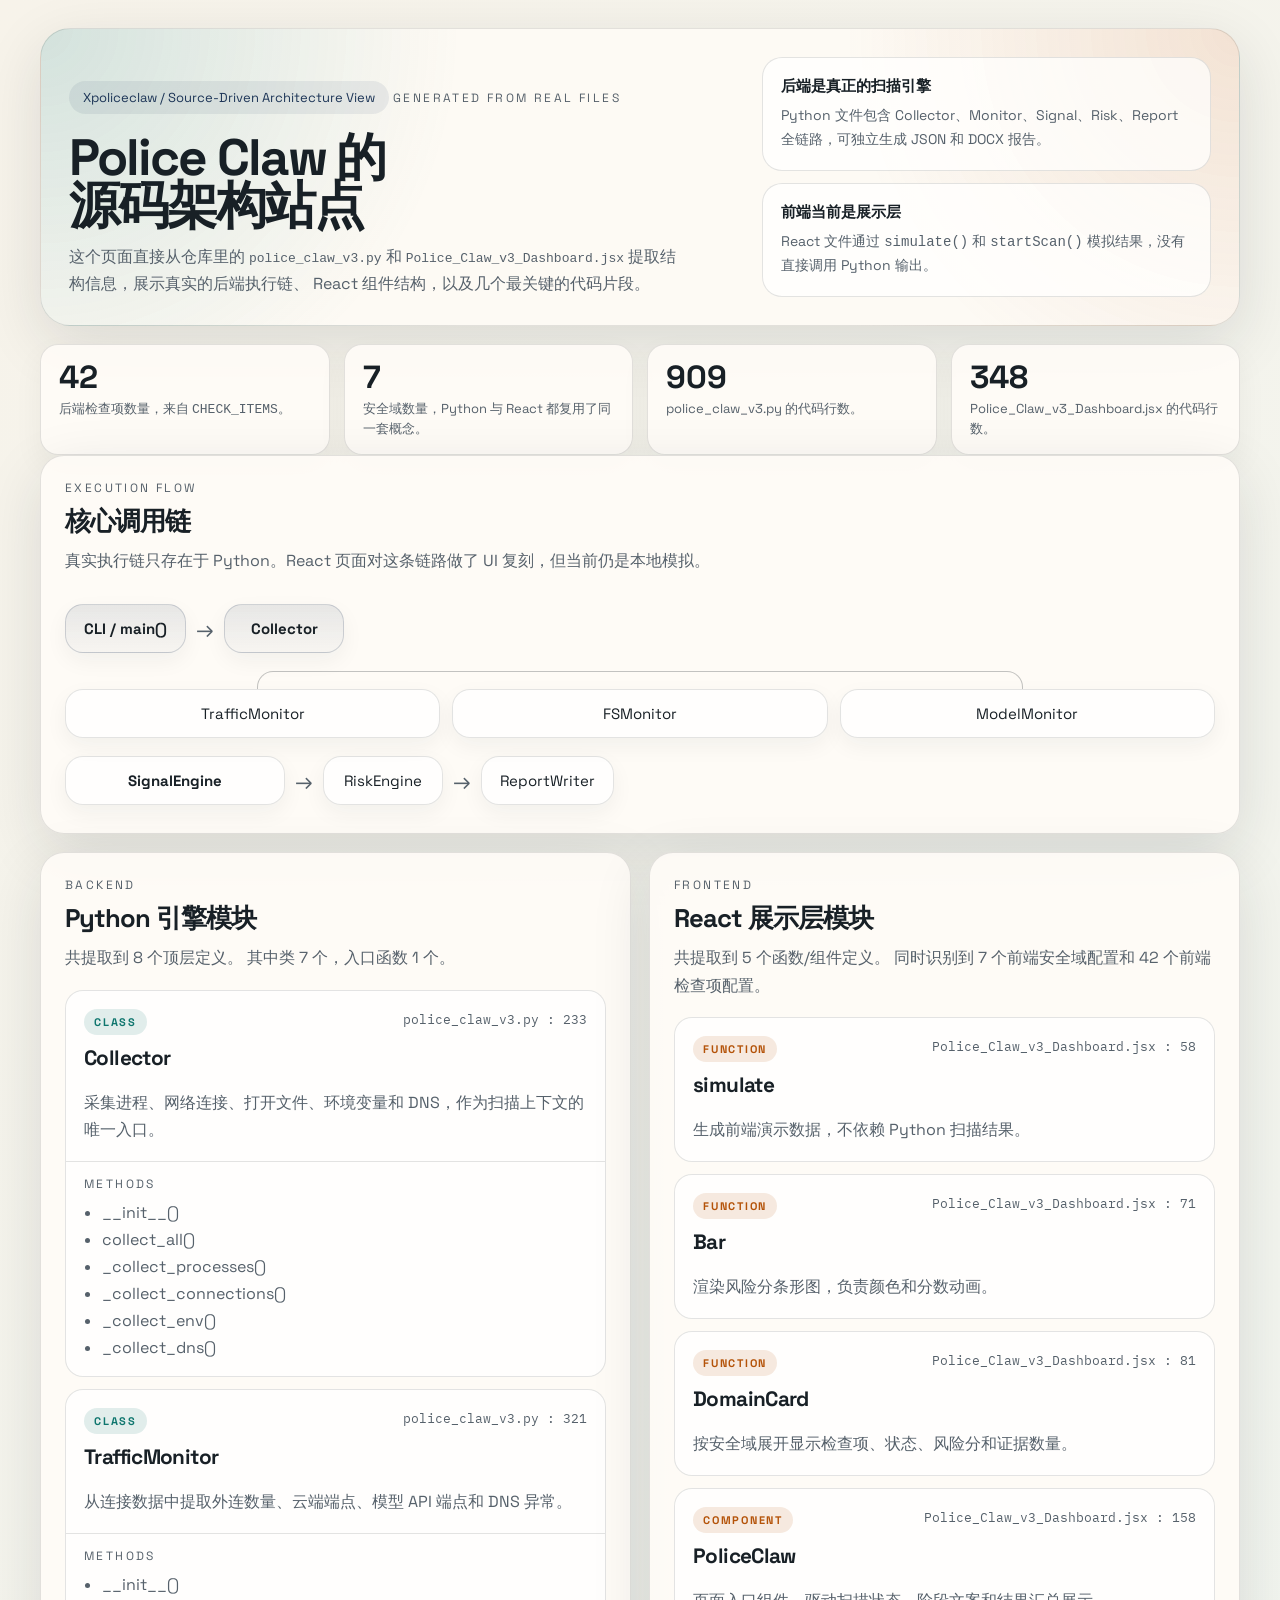
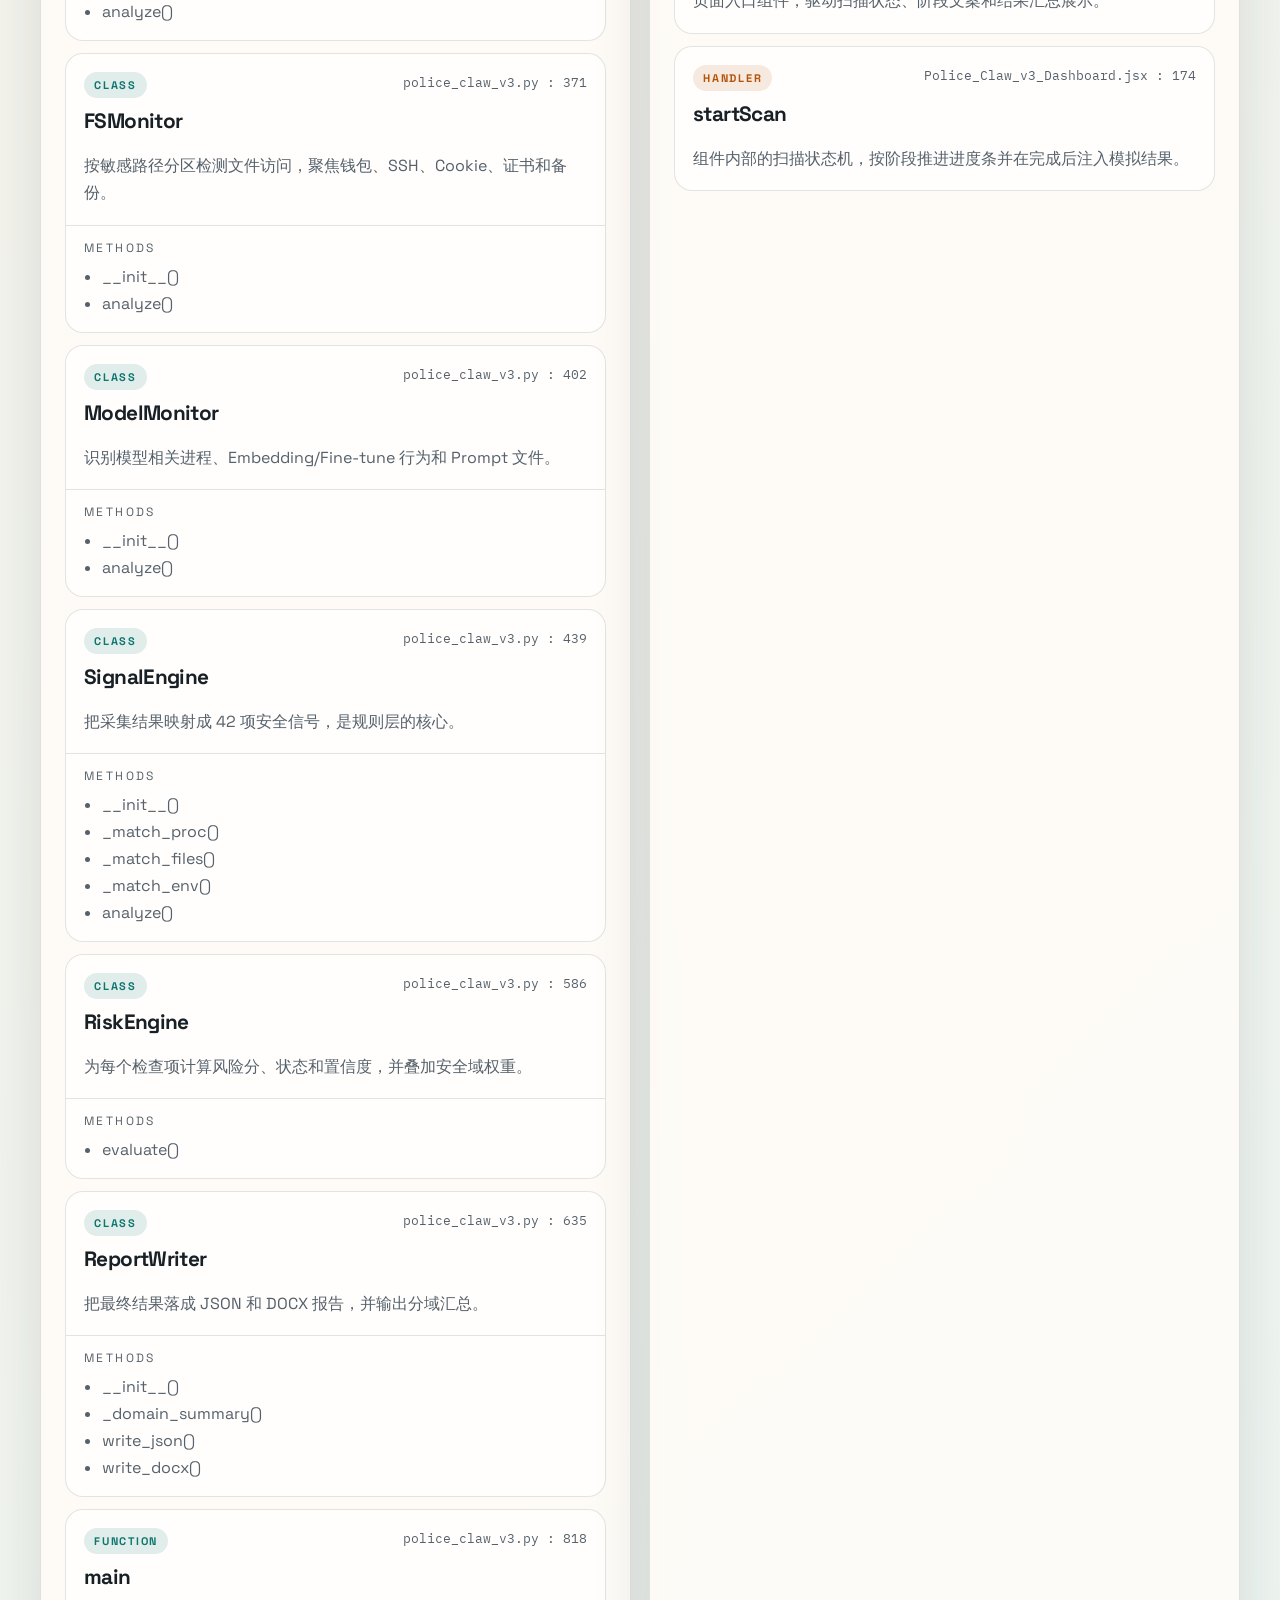
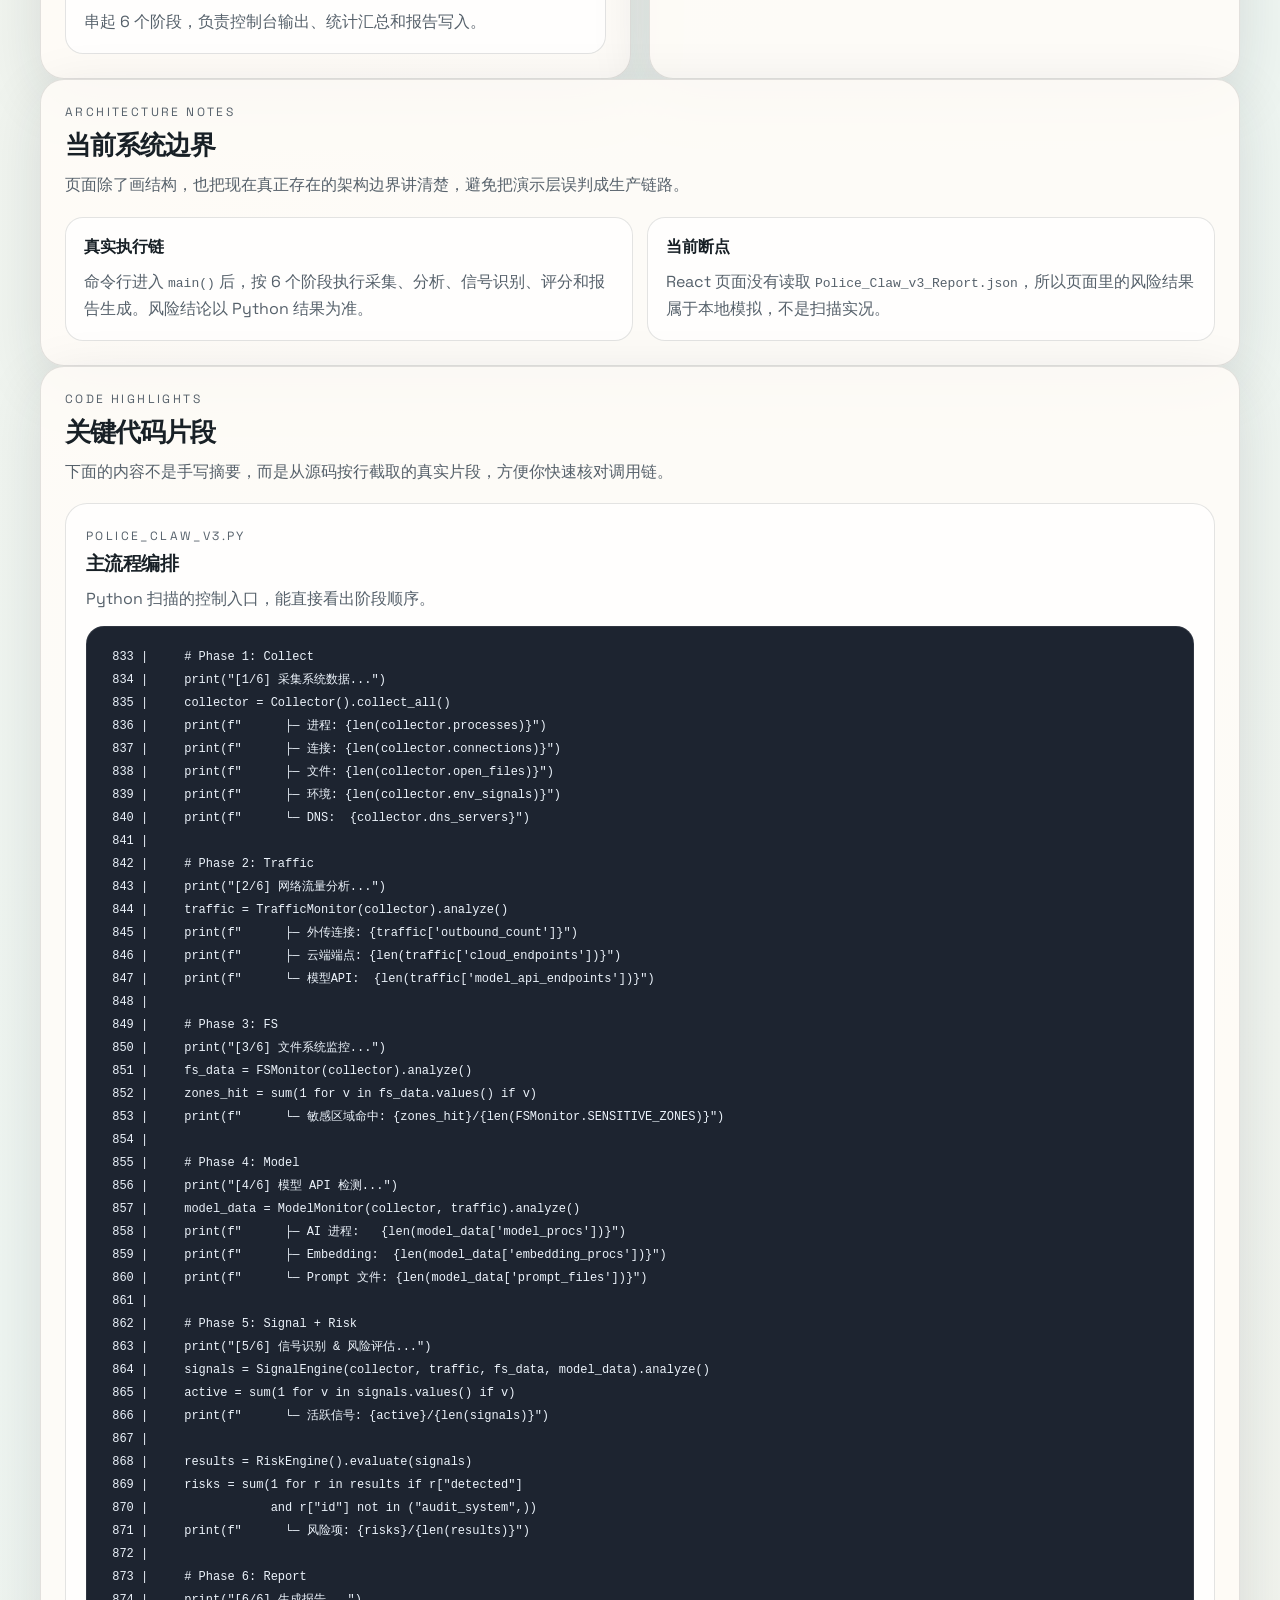
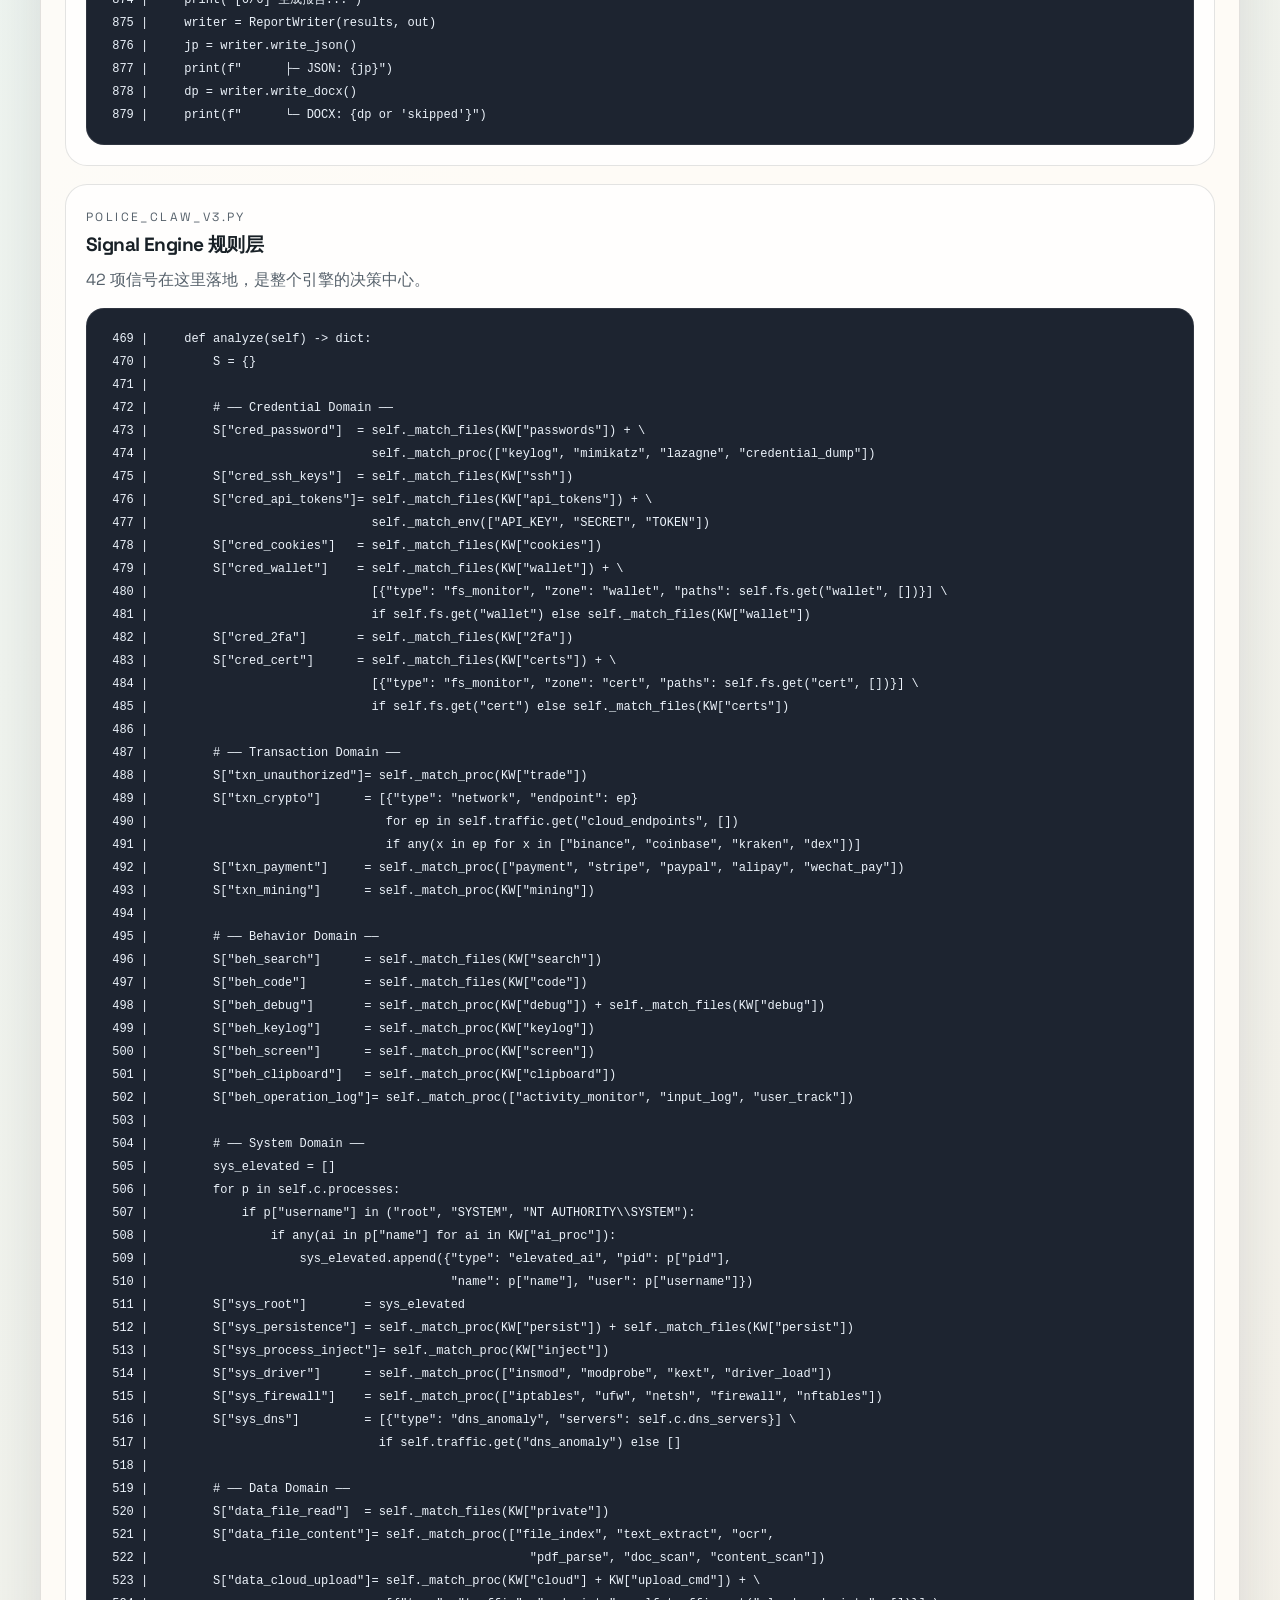
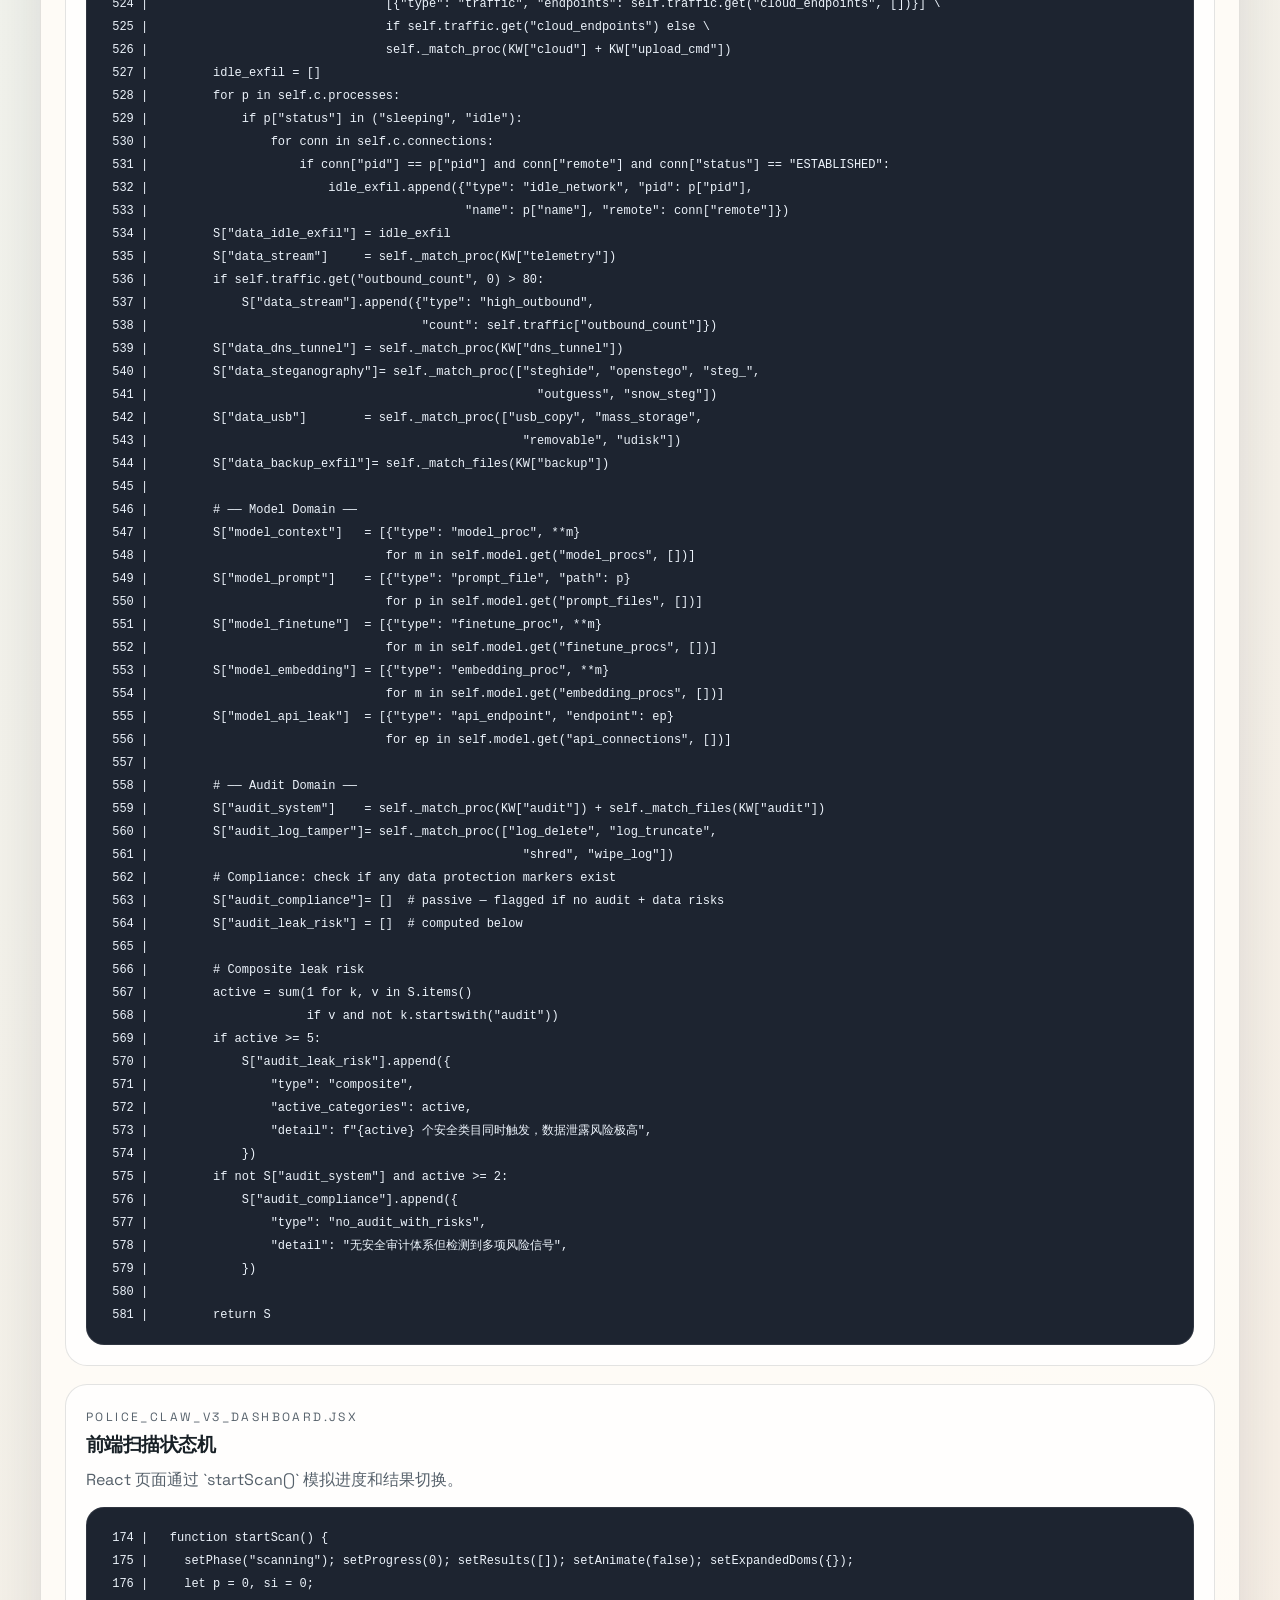
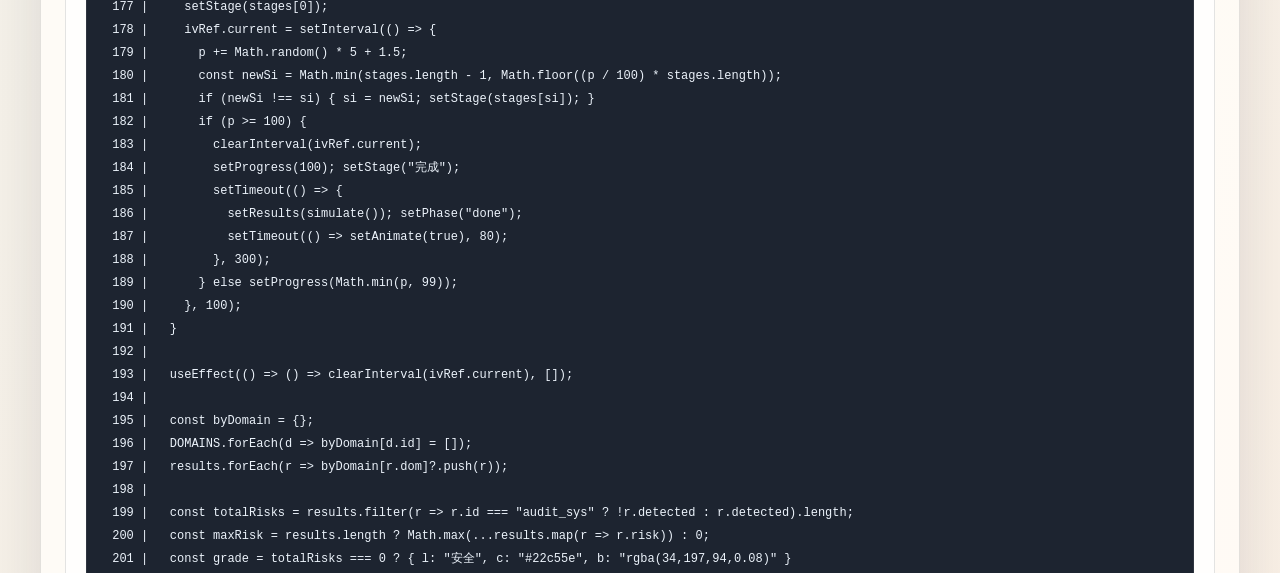
<file: index.html>
<!DOCTYPE html>
<html lang="zh-CN">
<head>
  <meta charset="utf-8">
  <meta name="viewport" content="width=device-width, initial-scale=1">
  <title>Xpoliceclaw Architecture</title>
  <link rel="icon" href="data:,">
  <link rel="preconnect" href="https://fonts.googleapis.com">
  <link rel="preconnect" href="https://fonts.gstatic.com" crossorigin>
  <link href="https://fonts.googleapis.com/css2?family=IBM+Plex+Mono:wght@400;500&family=Space+Grotesk:wght@400;500;700&display=swap" rel="stylesheet">
  <style>
    :root {
      --paper: #f7f3ea;
      --canvas: linear-gradient(135deg, #f7f3ea 0%, #eef5f1 45%, #f9efe5 100%);
      --panel: rgba(255, 252, 247, 0.88);
      --ink: #182026;
      --muted: #56616b;
      --line: rgba(24, 32, 38, 0.12);
      --teal: #0f766e;
      --teal-soft: rgba(15, 118, 110, 0.12);
      --amber: #b45309;
      --amber-soft: rgba(180, 83, 9, 0.12);
      --navy: #1d3557;
      --rose: #c2410c;
      --shadow: 0 18px 60px rgba(25, 35, 43, 0.12);
      --radius: 24px;
    }

    * {
      box-sizing: border-box;
    }

    body {
      margin: 0;
      font-family: "Space Grotesk", "Segoe UI Variable", "PingFang SC", sans-serif;
      color: var(--ink);
      background: var(--canvas);
      min-height: 100vh;
    }

    .page {
      width: min(1200px, calc(100vw - 32px));
      margin: 0 auto;
      padding: 28px 0 48px;
    }

    .hero {
      position: relative;
      overflow: hidden;
      background:
        radial-gradient(circle at top left, rgba(15, 118, 110, 0.18), transparent 34%),
        radial-gradient(circle at top right, rgba(180, 83, 9, 0.14), transparent 32%),
        rgba(255, 252, 247, 0.8);
      border: 1px solid var(--line);
      border-radius: calc(var(--radius) + 6px);
      box-shadow: var(--shadow);
      padding: 28px;
      animation: rise 0.55s ease both;
    }

    .hero-grid {
      display: grid;
      grid-template-columns: 1.2fr 0.8fr;
      gap: 20px;
      align-items: end;
    }

    .eyebrow {
      font-size: 12px;
      letter-spacing: 0.2em;
      text-transform: uppercase;
      color: var(--muted);
    }

    h1, h2, h3, p {
      margin: 0;
    }

    h1 {
      margin-top: 12px;
      font-size: clamp(2.2rem, 4vw, 4.2rem);
      line-height: 0.95;
      letter-spacing: -0.04em;
      max-width: 10ch;
    }

    .hero p {
      margin-top: 12px;
      max-width: 62ch;
      color: var(--muted);
      line-height: 1.7;
    }

    .hero-kicker {
      display: inline-flex;
      gap: 10px;
      align-items: center;
      padding: 8px 14px;
      background: rgba(29, 53, 87, 0.08);
      color: var(--navy);
      border-radius: 999px;
      font-size: 13px;
      margin-bottom: 8px;
    }

    .project-note {
      display: grid;
      gap: 12px;
    }

    .note-card {
      background: rgba(255, 255, 255, 0.72);
      border: 1px solid var(--line);
      border-radius: 20px;
      padding: 18px;
    }

    .note-card strong {
      display: block;
      font-size: 15px;
      margin-bottom: 8px;
    }

    .note-card p {
      margin: 0;
      font-size: 14px;
    }

    .stats {
      display: grid;
      grid-template-columns: repeat(4, minmax(0, 1fr));
      gap: 14px;
      margin-top: 18px;
    }

    .stat-card {
      background: var(--panel);
      border: 1px solid var(--line);
      border-radius: 18px;
      padding: 16px 18px;
      box-shadow: 0 12px 30px rgba(25, 35, 43, 0.05);
      animation: rise 0.55s ease both;
    }

    .stat-card:nth-child(2) { animation-delay: 0.06s; }
    .stat-card:nth-child(3) { animation-delay: 0.12s; }
    .stat-card:nth-child(4) { animation-delay: 0.18s; }

    .stat-card strong {
      display: block;
      font-size: 2rem;
      line-height: 1;
      margin-bottom: 6px;
    }

    .stat-card span {
      display: block;
      color: var(--muted);
      font-size: 13px;
      line-height: 1.5;
    }

    .grid-two {
      display: grid;
      grid-template-columns: 1fr 1fr;
      gap: 18px;
      margin-top: 18px;
    }

    .panel {
      background: var(--panel);
      border: 1px solid var(--line);
      border-radius: var(--radius);
      padding: 24px;
      box-shadow: var(--shadow);
      animation: rise 0.65s ease both;
    }

    .section-head {
      display: grid;
      gap: 8px;
      margin-bottom: 18px;
    }

    .section-head h2 {
      font-size: clamp(1.5rem, 2vw, 2.1rem);
      letter-spacing: -0.04em;
    }

    .section-head p {
      color: var(--muted);
      line-height: 1.7;
      max-width: 70ch;
    }

    .flow-shell {
      display: grid;
      gap: 18px;
      padding: 12px 0 4px;
    }

    .flow-row {
      display: flex;
      gap: 10px;
      align-items: center;
      flex-wrap: wrap;
    }

    .flow-branches {
      position: relative;
      display: grid;
      grid-template-columns: repeat(3, minmax(0, 1fr));
      gap: 12px;
      padding-top: 18px;
    }

    .flow-branch-line {
      position: absolute;
      top: 0;
      left: 16.66%;
      right: 16.66%;
      height: 18px;
      border-top: 1px solid rgba(24, 32, 38, 0.26);
      border-left: 1px solid rgba(24, 32, 38, 0.26);
      border-right: 1px solid rgba(24, 32, 38, 0.26);
      border-radius: 16px 16px 0 0;
      pointer-events: none;
    }

    .flow-node {
      padding: 14px 18px;
      border-radius: 18px;
      border: 1px solid var(--line);
      background: rgba(255, 255, 255, 0.72);
      box-shadow: 0 8px 22px rgba(25, 35, 43, 0.05);
      min-width: 120px;
      text-align: center;
      font-size: 15px;
    }

    .flow-node-strong {
      background: linear-gradient(180deg, rgba(29, 53, 87, 0.1), rgba(29, 53, 87, 0.03));
      border-color: rgba(29, 53, 87, 0.18);
      font-weight: 700;
    }

    .flow-node-wide {
      min-width: 220px;
      font-weight: 700;
    }

    .flow-arrow {
      font-size: 22px;
      color: var(--muted);
      line-height: 1;
    }

    .module-stack {
      display: grid;
      gap: 12px;
    }

    .module-card {
      border: 1px solid var(--line);
      border-radius: 18px;
      background: rgba(255, 255, 255, 0.74);
      overflow: hidden;
    }

    .module-card summary {
      list-style: none;
      cursor: pointer;
      padding: 18px;
    }

    .module-card summary::-webkit-details-marker {
      display: none;
    }

    .module-head {
      display: flex;
      align-items: start;
      justify-content: space-between;
      gap: 12px;
    }

    .module-head h3 {
      margin-top: 10px;
      font-size: 1.3rem;
      letter-spacing: -0.03em;
    }

    .module-line {
      color: var(--muted);
      font-size: 13px;
      font-family: "IBM Plex Mono", monospace;
      white-space: nowrap;
      padding-top: 2px;
    }

    .module-card p {
      padding: 0 18px 18px;
      color: var(--muted);
      line-height: 1.7;
    }

    .chip {
      display: inline-flex;
      align-items: center;
      padding: 6px 10px;
      border-radius: 999px;
      font-size: 11px;
      font-weight: 700;
      text-transform: uppercase;
      letter-spacing: 0.16em;
    }

    .chip-teal {
      color: var(--teal);
      background: var(--teal-soft);
    }

    .chip-amber {
      color: var(--amber);
      background: var(--amber-soft);
    }

    .module-list {
      border-top: 1px solid var(--line);
      padding: 14px 18px 18px;
    }

    .module-list ul {
      margin: 10px 0 0;
      padding-left: 18px;
      color: var(--muted);
      display: grid;
      gap: 6px;
    }

    .callout-grid {
      display: grid;
      grid-template-columns: 1fr 1fr;
      gap: 14px;
      margin-top: 18px;
    }

    .callout {
      border-radius: 18px;
      padding: 18px;
      border: 1px solid var(--line);
      background: rgba(255, 255, 255, 0.72);
    }

    .callout strong {
      display: block;
      margin-bottom: 10px;
      font-size: 1rem;
    }

    .callout p {
      color: var(--muted);
      line-height: 1.7;
    }

    .snippet-grid {
      display: grid;
      gap: 18px;
      margin-top: 18px;
    }

    .snippet-card {
      display: grid;
      gap: 14px;
      border-radius: 22px;
      border: 1px solid var(--line);
      padding: 20px;
      background: rgba(255, 255, 255, 0.72);
    }

    .snippet-card h3 {
      font-size: 1.2rem;
      letter-spacing: -0.03em;
      margin-top: 6px;
    }

    .snippet-card p {
      color: var(--muted);
      line-height: 1.7;
      margin-top: 8px;
    }

    pre {
      margin: 0;
      overflow: auto;
      padding: 18px;
      border-radius: 18px;
      background: #1d2430;
      color: #ecf3fb;
      border: 1px solid rgba(255, 255, 255, 0.08);
      font-family: "IBM Plex Mono", monospace;
      font-size: 12px;
      line-height: 1.75;
    }

    .footer {
      margin-top: 18px;
      color: var(--muted);
      font-size: 13px;
      text-align: center;
    }

    @keyframes rise {
      from {
        opacity: 0;
        transform: translateY(18px);
      }
      to {
        opacity: 1;
        transform: translateY(0);
      }
    }

    @media (max-width: 980px) {
      .hero-grid,
      .grid-two,
      .callout-grid {
        grid-template-columns: 1fr;
      }

      .stats {
        grid-template-columns: repeat(2, minmax(0, 1fr));
      }
    }

    @media (max-width: 720px) {
      .page {
        width: min(100vw - 20px, 100%);
        padding-top: 14px;
      }

      .hero,
      .panel {
        padding: 18px;
      }

      .stats {
        grid-template-columns: 1fr;
      }

      .flow-branches {
        grid-template-columns: 1fr;
        padding-top: 0;
      }

      .flow-branch-line {
        display: none;
      }

      .module-head {
        flex-direction: column;
      }

      .module-line {
        white-space: normal;
      }
    }
  </style>
</head>
<body>
  <main class="page">
    <section class="hero">
      <div class="hero-grid">
        <div>
          <div class="hero-kicker">Xpoliceclaw / Source-Driven Architecture View</div>
          <span class="eyebrow">Generated From Real Files</span>
          <h1>Police Claw 的源码架构站点</h1>
          <p>
            这个页面直接从仓库里的 <code>police_claw_v3.py</code> 和
            <code>Police_Claw_v3_Dashboard.jsx</code> 提取结构信息，展示真实的后端执行链、
            React 组件结构，以及几个最关键的代码片段。
          </p>
        </div>

        <div class="project-note">
          <div class="note-card">
            <strong>后端是真正的扫描引擎</strong>
            <p>Python 文件包含 Collector、Monitor、Signal、Risk、Report 全链路，可独立生成 JSON 和 DOCX 报告。</p>
          </div>
          <div class="note-card">
            <strong>前端当前是展示层</strong>
            <p>React 文件通过 <code>simulate()</code> 和 <code>startScan()</code> 模拟结果，没有直接调用 Python 输出。</p>
          </div>
        </div>
      </div>
    </section>

    <section class="stats">
      <article class="stat-card">
        <strong>42</strong>
        <span>后端检查项数量，来自 <code>CHECK_ITEMS</code>。</span>
      </article>
      <article class="stat-card">
        <strong>7</strong>
        <span>安全域数量，Python 与 React 都复用了同一套概念。</span>
      </article>
      <article class="stat-card">
        <strong>909</strong>
        <span>police_claw_v3.py 的代码行数。</span>
      </article>
      <article class="stat-card">
        <strong>348</strong>
        <span>Police_Claw_v3_Dashboard.jsx 的代码行数。</span>
      </article>
    </section>

    
    <section class="panel">
      <div class="section-head">
        <span class="eyebrow">Execution Flow</span>
        <h2>核心调用链</h2>
        <p>真实执行链只存在于 Python。React 页面对这条链路做了 UI 复刻，但当前仍是本地模拟。</p>
      </div>

      <div class="flow-shell">
        <div class="flow-row">
          <div class="flow-node flow-node-strong">CLI / main()</div>
          <div class="flow-arrow">→</div>
          <div class="flow-node flow-node-strong">Collector</div>
        </div>

        <div class="flow-branches">
          <div class="flow-branch-line"></div>
          <div class="flow-node">TrafficMonitor</div>
          <div class="flow-node">FSMonitor</div>
          <div class="flow-node">ModelMonitor</div>
        </div>

        <div class="flow-row">
          <div class="flow-node flow-node-wide">SignalEngine</div>
          <div class="flow-arrow">→</div>
          <div class="flow-node">RiskEngine</div>
          <div class="flow-arrow">→</div>
          <div class="flow-node">ReportWriter</div>
        </div>
      </div>
    </section>
    

    <section class="grid-two">
      <article class="panel">
        <div class="section-head">
          <span class="eyebrow">Backend</span>
          <h2>Python 引擎模块</h2>
          <p>
            共提取到 8 个顶层定义。
            其中类 7 个，入口函数 1 个。
          </p>
        </div>
        <div class="module-stack">
          
    <details class="module-card" open>
      <summary>
        <div class="module-head">
          <div>
            <span class="chip chip-teal">class</span>
            <h3>Collector</h3>
          </div>
          <div class="module-line">police_claw_v3.py : 233</div>
        </div>
      </summary>
      <p>采集进程、网络连接、打开文件、环境变量和 DNS，作为扫描上下文的唯一入口。</p>
      <div class="module-list"><div class="eyebrow">Methods</div><ul><li>__init__()</li><li>collect_all()</li><li>_collect_processes()</li><li>_collect_connections()</li><li>_collect_env()</li><li>_collect_dns()</li></ul></div>
    </details>
    
    <details class="module-card" open>
      <summary>
        <div class="module-head">
          <div>
            <span class="chip chip-teal">class</span>
            <h3>TrafficMonitor</h3>
          </div>
          <div class="module-line">police_claw_v3.py : 321</div>
        </div>
      </summary>
      <p>从连接数据中提取外连数量、云端端点、模型 API 端点和 DNS 异常。</p>
      <div class="module-list"><div class="eyebrow">Methods</div><ul><li>__init__()</li><li>analyze()</li></ul></div>
    </details>
    
    <details class="module-card" open>
      <summary>
        <div class="module-head">
          <div>
            <span class="chip chip-teal">class</span>
            <h3>FSMonitor</h3>
          </div>
          <div class="module-line">police_claw_v3.py : 371</div>
        </div>
      </summary>
      <p>按敏感路径分区检测文件访问，聚焦钱包、SSH、Cookie、证书和备份。</p>
      <div class="module-list"><div class="eyebrow">Methods</div><ul><li>__init__()</li><li>analyze()</li></ul></div>
    </details>
    
    <details class="module-card" open>
      <summary>
        <div class="module-head">
          <div>
            <span class="chip chip-teal">class</span>
            <h3>ModelMonitor</h3>
          </div>
          <div class="module-line">police_claw_v3.py : 402</div>
        </div>
      </summary>
      <p>识别模型相关进程、Embedding/Fine-tune 行为和 Prompt 文件。</p>
      <div class="module-list"><div class="eyebrow">Methods</div><ul><li>__init__()</li><li>analyze()</li></ul></div>
    </details>
    
    <details class="module-card" open>
      <summary>
        <div class="module-head">
          <div>
            <span class="chip chip-teal">class</span>
            <h3>SignalEngine</h3>
          </div>
          <div class="module-line">police_claw_v3.py : 439</div>
        </div>
      </summary>
      <p>把采集结果映射成 42 项安全信号，是规则层的核心。</p>
      <div class="module-list"><div class="eyebrow">Methods</div><ul><li>__init__()</li><li>_match_proc()</li><li>_match_files()</li><li>_match_env()</li><li>analyze()</li></ul></div>
    </details>
    
    <details class="module-card" open>
      <summary>
        <div class="module-head">
          <div>
            <span class="chip chip-teal">class</span>
            <h3>RiskEngine</h3>
          </div>
          <div class="module-line">police_claw_v3.py : 586</div>
        </div>
      </summary>
      <p>为每个检查项计算风险分、状态和置信度，并叠加安全域权重。</p>
      <div class="module-list"><div class="eyebrow">Methods</div><ul><li>evaluate()</li></ul></div>
    </details>
    
    <details class="module-card" open>
      <summary>
        <div class="module-head">
          <div>
            <span class="chip chip-teal">class</span>
            <h3>ReportWriter</h3>
          </div>
          <div class="module-line">police_claw_v3.py : 635</div>
        </div>
      </summary>
      <p>把最终结果落成 JSON 和 DOCX 报告，并输出分域汇总。</p>
      <div class="module-list"><div class="eyebrow">Methods</div><ul><li>__init__()</li><li>_domain_summary()</li><li>write_json()</li><li>write_docx()</li></ul></div>
    </details>
    
    <details class="module-card" open>
      <summary>
        <div class="module-head">
          <div>
            <span class="chip chip-teal">function</span>
            <h3>main</h3>
          </div>
          <div class="module-line">police_claw_v3.py : 818</div>
        </div>
      </summary>
      <p>串起 6 个阶段，负责控制台输出、统计汇总和报告写入。</p>
      
    </details>
    
        </div>
      </article>

      <article class="panel">
        <div class="section-head">
          <span class="eyebrow">Frontend</span>
          <h2>React 展示层模块</h2>
          <p>
            共提取到 5 个函数/组件定义。
            同时识别到 7 个前端安全域配置和 42 个前端检查项配置。
          </p>
        </div>
        <div class="module-stack">
          
    <details class="module-card" open>
      <summary>
        <div class="module-head">
          <div>
            <span class="chip chip-amber">function</span>
            <h3>simulate</h3>
          </div>
          <div class="module-line">Police_Claw_v3_Dashboard.jsx : 58</div>
        </div>
      </summary>
      <p>生成前端演示数据，不依赖 Python 扫描结果。</p>
      
    </details>
    
    <details class="module-card" open>
      <summary>
        <div class="module-head">
          <div>
            <span class="chip chip-amber">function</span>
            <h3>Bar</h3>
          </div>
          <div class="module-line">Police_Claw_v3_Dashboard.jsx : 71</div>
        </div>
      </summary>
      <p>渲染风险分条形图，负责颜色和分数动画。</p>
      
    </details>
    
    <details class="module-card" open>
      <summary>
        <div class="module-head">
          <div>
            <span class="chip chip-amber">function</span>
            <h3>DomainCard</h3>
          </div>
          <div class="module-line">Police_Claw_v3_Dashboard.jsx : 81</div>
        </div>
      </summary>
      <p>按安全域展开显示检查项、状态、风险分和证据数量。</p>
      
    </details>
    
    <details class="module-card" open>
      <summary>
        <div class="module-head">
          <div>
            <span class="chip chip-amber">component</span>
            <h3>PoliceClaw</h3>
          </div>
          <div class="module-line">Police_Claw_v3_Dashboard.jsx : 158</div>
        </div>
      </summary>
      <p>页面入口组件，驱动扫描状态、阶段文案和结果汇总展示。</p>
      
    </details>
    
    <details class="module-card" open>
      <summary>
        <div class="module-head">
          <div>
            <span class="chip chip-amber">handler</span>
            <h3>startScan</h3>
          </div>
          <div class="module-line">Police_Claw_v3_Dashboard.jsx : 174</div>
        </div>
      </summary>
      <p>组件内部的扫描状态机，按阶段推进进度条并在完成后注入模拟结果。</p>
      
    </details>
    
        </div>
      </article>
    </section>

    <section class="panel">
      <div class="section-head">
        <span class="eyebrow">Architecture Notes</span>
        <h2>当前系统边界</h2>
        <p>页面除了画结构，也把现在真正存在的架构边界讲清楚，避免把演示层误判成生产链路。</p>
      </div>

      <div class="callout-grid">
        <article class="callout">
          <strong>真实执行链</strong>
          <p>命令行进入 <code>main()</code> 后，按 6 个阶段执行采集、分析、信号识别、评分和报告生成。风险结论以 Python 结果为准。</p>
        </article>
        <article class="callout">
          <strong>当前断点</strong>
          <p>React 页面没有读取 <code>Police_Claw_v3_Report.json</code>，所以页面里的风险结果属于本地模拟，不是扫描实况。</p>
        </article>
      </div>
    </section>

    <section class="panel">
      <div class="section-head">
        <span class="eyebrow">Code Highlights</span>
        <h2>关键代码片段</h2>
        <p>下面的内容不是手写摘要，而是从源码按行截取的真实片段，方便你快速核对调用链。</p>
      </div>
      <div class="snippet-grid">
        
    <article class="snippet-card">
      <div class="snippet-meta">
        <span class="eyebrow">police_claw_v3.py</span>
        <h3>主流程编排</h3>
        <p>Python 扫描的控制入口，能直接看出阶段顺序。</p>
      </div>
      <pre><code> 833 |     # Phase 1: Collect
 834 |     print(&quot;[1/6] 采集系统数据...&quot;)
 835 |     collector = Collector().collect_all()
 836 |     print(f&quot;      ├─ 进程: {len(collector.processes)}&quot;)
 837 |     print(f&quot;      ├─ 连接: {len(collector.connections)}&quot;)
 838 |     print(f&quot;      ├─ 文件: {len(collector.open_files)}&quot;)
 839 |     print(f&quot;      ├─ 环境: {len(collector.env_signals)}&quot;)
 840 |     print(f&quot;      └─ DNS:  {collector.dns_servers}&quot;)
 841 | 
 842 |     # Phase 2: Traffic
 843 |     print(&quot;[2/6] 网络流量分析...&quot;)
 844 |     traffic = TrafficMonitor(collector).analyze()
 845 |     print(f&quot;      ├─ 外传连接: {traffic[&#x27;outbound_count&#x27;]}&quot;)
 846 |     print(f&quot;      ├─ 云端端点: {len(traffic[&#x27;cloud_endpoints&#x27;])}&quot;)
 847 |     print(f&quot;      └─ 模型API:  {len(traffic[&#x27;model_api_endpoints&#x27;])}&quot;)
 848 | 
 849 |     # Phase 3: FS
 850 |     print(&quot;[3/6] 文件系统监控...&quot;)
 851 |     fs_data = FSMonitor(collector).analyze()
 852 |     zones_hit = sum(1 for v in fs_data.values() if v)
 853 |     print(f&quot;      └─ 敏感区域命中: {zones_hit}/{len(FSMonitor.SENSITIVE_ZONES)}&quot;)
 854 | 
 855 |     # Phase 4: Model
 856 |     print(&quot;[4/6] 模型 API 检测...&quot;)
 857 |     model_data = ModelMonitor(collector, traffic).analyze()
 858 |     print(f&quot;      ├─ AI 进程:   {len(model_data[&#x27;model_procs&#x27;])}&quot;)
 859 |     print(f&quot;      ├─ Embedding:  {len(model_data[&#x27;embedding_procs&#x27;])}&quot;)
 860 |     print(f&quot;      └─ Prompt 文件: {len(model_data[&#x27;prompt_files&#x27;])}&quot;)
 861 | 
 862 |     # Phase 5: Signal + Risk
 863 |     print(&quot;[5/6] 信号识别 &amp; 风险评估...&quot;)
 864 |     signals = SignalEngine(collector, traffic, fs_data, model_data).analyze()
 865 |     active = sum(1 for v in signals.values() if v)
 866 |     print(f&quot;      └─ 活跃信号: {active}/{len(signals)}&quot;)
 867 | 
 868 |     results = RiskEngine().evaluate(signals)
 869 |     risks = sum(1 for r in results if r[&quot;detected&quot;]
 870 |                 and r[&quot;id&quot;] not in (&quot;audit_system&quot;,))
 871 |     print(f&quot;      └─ 风险项: {risks}/{len(results)}&quot;)
 872 | 
 873 |     # Phase 6: Report
 874 |     print(&quot;[6/6] 生成报告...&quot;)
 875 |     writer = ReportWriter(results, out)
 876 |     jp = writer.write_json()
 877 |     print(f&quot;      ├─ JSON: {jp}&quot;)
 878 |     dp = writer.write_docx()
 879 |     print(f&quot;      └─ DOCX: {dp or &#x27;skipped&#x27;}&quot;)</code></pre>
    </article>
    
    <article class="snippet-card">
      <div class="snippet-meta">
        <span class="eyebrow">police_claw_v3.py</span>
        <h3>Signal Engine 规则层</h3>
        <p>42 项信号在这里落地，是整个引擎的决策中心。</p>
      </div>
      <pre><code> 469 |     def analyze(self) -&gt; dict:
 470 |         S = {}
 471 | 
 472 |         # ── Credential Domain ──
 473 |         S[&quot;cred_password&quot;]  = self._match_files(KW[&quot;passwords&quot;]) + \
 474 |                               self._match_proc([&quot;keylog&quot;, &quot;mimikatz&quot;, &quot;lazagne&quot;, &quot;credential_dump&quot;])
 475 |         S[&quot;cred_ssh_keys&quot;]  = self._match_files(KW[&quot;ssh&quot;])
 476 |         S[&quot;cred_api_tokens&quot;]= self._match_files(KW[&quot;api_tokens&quot;]) + \
 477 |                               self._match_env([&quot;API_KEY&quot;, &quot;SECRET&quot;, &quot;TOKEN&quot;])
 478 |         S[&quot;cred_cookies&quot;]   = self._match_files(KW[&quot;cookies&quot;])
 479 |         S[&quot;cred_wallet&quot;]    = self._match_files(KW[&quot;wallet&quot;]) + \
 480 |                               [{&quot;type&quot;: &quot;fs_monitor&quot;, &quot;zone&quot;: &quot;wallet&quot;, &quot;paths&quot;: self.fs.get(&quot;wallet&quot;, [])}] \
 481 |                               if self.fs.get(&quot;wallet&quot;) else self._match_files(KW[&quot;wallet&quot;])
 482 |         S[&quot;cred_2fa&quot;]       = self._match_files(KW[&quot;2fa&quot;])
 483 |         S[&quot;cred_cert&quot;]      = self._match_files(KW[&quot;certs&quot;]) + \
 484 |                               [{&quot;type&quot;: &quot;fs_monitor&quot;, &quot;zone&quot;: &quot;cert&quot;, &quot;paths&quot;: self.fs.get(&quot;cert&quot;, [])}] \
 485 |                               if self.fs.get(&quot;cert&quot;) else self._match_files(KW[&quot;certs&quot;])
 486 | 
 487 |         # ── Transaction Domain ──
 488 |         S[&quot;txn_unauthorized&quot;]= self._match_proc(KW[&quot;trade&quot;])
 489 |         S[&quot;txn_crypto&quot;]      = [{&quot;type&quot;: &quot;network&quot;, &quot;endpoint&quot;: ep}
 490 |                                 for ep in self.traffic.get(&quot;cloud_endpoints&quot;, [])
 491 |                                 if any(x in ep for x in [&quot;binance&quot;, &quot;coinbase&quot;, &quot;kraken&quot;, &quot;dex&quot;])]
 492 |         S[&quot;txn_payment&quot;]     = self._match_proc([&quot;payment&quot;, &quot;stripe&quot;, &quot;paypal&quot;, &quot;alipay&quot;, &quot;wechat_pay&quot;])
 493 |         S[&quot;txn_mining&quot;]      = self._match_proc(KW[&quot;mining&quot;])
 494 | 
 495 |         # ── Behavior Domain ──
 496 |         S[&quot;beh_search&quot;]      = self._match_files(KW[&quot;search&quot;])
 497 |         S[&quot;beh_code&quot;]        = self._match_files(KW[&quot;code&quot;])
 498 |         S[&quot;beh_debug&quot;]       = self._match_proc(KW[&quot;debug&quot;]) + self._match_files(KW[&quot;debug&quot;])
 499 |         S[&quot;beh_keylog&quot;]      = self._match_proc(KW[&quot;keylog&quot;])
 500 |         S[&quot;beh_screen&quot;]      = self._match_proc(KW[&quot;screen&quot;])
 501 |         S[&quot;beh_clipboard&quot;]   = self._match_proc(KW[&quot;clipboard&quot;])
 502 |         S[&quot;beh_operation_log&quot;]= self._match_proc([&quot;activity_monitor&quot;, &quot;input_log&quot;, &quot;user_track&quot;])
 503 | 
 504 |         # ── System Domain ──
 505 |         sys_elevated = []
 506 |         for p in self.c.processes:
 507 |             if p[&quot;username&quot;] in (&quot;root&quot;, &quot;SYSTEM&quot;, &quot;NT AUTHORITY\\SYSTEM&quot;):
 508 |                 if any(ai in p[&quot;name&quot;] for ai in KW[&quot;ai_proc&quot;]):
 509 |                     sys_elevated.append({&quot;type&quot;: &quot;elevated_ai&quot;, &quot;pid&quot;: p[&quot;pid&quot;],
 510 |                                          &quot;name&quot;: p[&quot;name&quot;], &quot;user&quot;: p[&quot;username&quot;]})
 511 |         S[&quot;sys_root&quot;]        = sys_elevated
 512 |         S[&quot;sys_persistence&quot;] = self._match_proc(KW[&quot;persist&quot;]) + self._match_files(KW[&quot;persist&quot;])
 513 |         S[&quot;sys_process_inject&quot;]= self._match_proc(KW[&quot;inject&quot;])
 514 |         S[&quot;sys_driver&quot;]      = self._match_proc([&quot;insmod&quot;, &quot;modprobe&quot;, &quot;kext&quot;, &quot;driver_load&quot;])
 515 |         S[&quot;sys_firewall&quot;]    = self._match_proc([&quot;iptables&quot;, &quot;ufw&quot;, &quot;netsh&quot;, &quot;firewall&quot;, &quot;nftables&quot;])
 516 |         S[&quot;sys_dns&quot;]         = [{&quot;type&quot;: &quot;dns_anomaly&quot;, &quot;servers&quot;: self.c.dns_servers}] \
 517 |                                if self.traffic.get(&quot;dns_anomaly&quot;) else []
 518 | 
 519 |         # ── Data Domain ──
 520 |         S[&quot;data_file_read&quot;]  = self._match_files(KW[&quot;private&quot;])
 521 |         S[&quot;data_file_content&quot;]= self._match_proc([&quot;file_index&quot;, &quot;text_extract&quot;, &quot;ocr&quot;,
 522 |                                                     &quot;pdf_parse&quot;, &quot;doc_scan&quot;, &quot;content_scan&quot;])
 523 |         S[&quot;data_cloud_upload&quot;]= self._match_proc(KW[&quot;cloud&quot;] + KW[&quot;upload_cmd&quot;]) + \
 524 |                                 [{&quot;type&quot;: &quot;traffic&quot;, &quot;endpoints&quot;: self.traffic.get(&quot;cloud_endpoints&quot;, [])}] \
 525 |                                 if self.traffic.get(&quot;cloud_endpoints&quot;) else \
 526 |                                 self._match_proc(KW[&quot;cloud&quot;] + KW[&quot;upload_cmd&quot;])
 527 |         idle_exfil = []
 528 |         for p in self.c.processes:
 529 |             if p[&quot;status&quot;] in (&quot;sleeping&quot;, &quot;idle&quot;):
 530 |                 for conn in self.c.connections:
 531 |                     if conn[&quot;pid&quot;] == p[&quot;pid&quot;] and conn[&quot;remote&quot;] and conn[&quot;status&quot;] == &quot;ESTABLISHED&quot;:
 532 |                         idle_exfil.append({&quot;type&quot;: &quot;idle_network&quot;, &quot;pid&quot;: p[&quot;pid&quot;],
 533 |                                            &quot;name&quot;: p[&quot;name&quot;], &quot;remote&quot;: conn[&quot;remote&quot;]})
 534 |         S[&quot;data_idle_exfil&quot;] = idle_exfil
 535 |         S[&quot;data_stream&quot;]     = self._match_proc(KW[&quot;telemetry&quot;])
 536 |         if self.traffic.get(&quot;outbound_count&quot;, 0) &gt; 80:
 537 |             S[&quot;data_stream&quot;].append({&quot;type&quot;: &quot;high_outbound&quot;,
 538 |                                      &quot;count&quot;: self.traffic[&quot;outbound_count&quot;]})
 539 |         S[&quot;data_dns_tunnel&quot;] = self._match_proc(KW[&quot;dns_tunnel&quot;])
 540 |         S[&quot;data_steganography&quot;]= self._match_proc([&quot;steghide&quot;, &quot;openstego&quot;, &quot;steg_&quot;,
 541 |                                                      &quot;outguess&quot;, &quot;snow_steg&quot;])
 542 |         S[&quot;data_usb&quot;]        = self._match_proc([&quot;usb_copy&quot;, &quot;mass_storage&quot;,
 543 |                                                    &quot;removable&quot;, &quot;udisk&quot;])
 544 |         S[&quot;data_backup_exfil&quot;]= self._match_files(KW[&quot;backup&quot;])
 545 | 
 546 |         # ── Model Domain ──
 547 |         S[&quot;model_context&quot;]   = [{&quot;type&quot;: &quot;model_proc&quot;, **m}
 548 |                                 for m in self.model.get(&quot;model_procs&quot;, [])]
 549 |         S[&quot;model_prompt&quot;]    = [{&quot;type&quot;: &quot;prompt_file&quot;, &quot;path&quot;: p}
 550 |                                 for p in self.model.get(&quot;prompt_files&quot;, [])]
 551 |         S[&quot;model_finetune&quot;]  = [{&quot;type&quot;: &quot;finetune_proc&quot;, **m}
 552 |                                 for m in self.model.get(&quot;finetune_procs&quot;, [])]
 553 |         S[&quot;model_embedding&quot;] = [{&quot;type&quot;: &quot;embedding_proc&quot;, **m}
 554 |                                 for m in self.model.get(&quot;embedding_procs&quot;, [])]
 555 |         S[&quot;model_api_leak&quot;]  = [{&quot;type&quot;: &quot;api_endpoint&quot;, &quot;endpoint&quot;: ep}
 556 |                                 for ep in self.model.get(&quot;api_connections&quot;, [])]
 557 | 
 558 |         # ── Audit Domain ──
 559 |         S[&quot;audit_system&quot;]    = self._match_proc(KW[&quot;audit&quot;]) + self._match_files(KW[&quot;audit&quot;])
 560 |         S[&quot;audit_log_tamper&quot;]= self._match_proc([&quot;log_delete&quot;, &quot;log_truncate&quot;,
 561 |                                                    &quot;shred&quot;, &quot;wipe_log&quot;])
 562 |         # Compliance: check if any data protection markers exist
 563 |         S[&quot;audit_compliance&quot;]= []  # passive — flagged if no audit + data risks
 564 |         S[&quot;audit_leak_risk&quot;] = []  # computed below
 565 | 
 566 |         # Composite leak risk
 567 |         active = sum(1 for k, v in S.items()
 568 |                      if v and not k.startswith(&quot;audit&quot;))
 569 |         if active &gt;= 5:
 570 |             S[&quot;audit_leak_risk&quot;].append({
 571 |                 &quot;type&quot;: &quot;composite&quot;,
 572 |                 &quot;active_categories&quot;: active,
 573 |                 &quot;detail&quot;: f&quot;{active} 个安全类目同时触发，数据泄露风险极高&quot;,
 574 |             })
 575 |         if not S[&quot;audit_system&quot;] and active &gt;= 2:
 576 |             S[&quot;audit_compliance&quot;].append({
 577 |                 &quot;type&quot;: &quot;no_audit_with_risks&quot;,
 578 |                 &quot;detail&quot;: &quot;无安全审计体系但检测到多项风险信号&quot;,
 579 |             })
 580 | 
 581 |         return S</code></pre>
    </article>
    
    <article class="snippet-card">
      <div class="snippet-meta">
        <span class="eyebrow">Police_Claw_v3_Dashboard.jsx</span>
        <h3>前端扫描状态机</h3>
        <p>React 页面通过 `startScan()` 模拟进度和结果切换。</p>
      </div>
      <pre><code> 174 |   function startScan() {
 175 |     setPhase(&quot;scanning&quot;); setProgress(0); setResults([]); setAnimate(false); setExpandedDoms({});
 176 |     let p = 0, si = 0;
 177 |     setStage(stages[0]);
 178 |     ivRef.current = setInterval(() =&gt; {
 179 |       p += Math.random() * 5 + 1.5;
 180 |       const newSi = Math.min(stages.length - 1, Math.floor((p / 100) * stages.length));
 181 |       if (newSi !== si) { si = newSi; setStage(stages[si]); }
 182 |       if (p &gt;= 100) {
 183 |         clearInterval(ivRef.current);
 184 |         setProgress(100); setStage(&quot;完成&quot;);
 185 |         setTimeout(() =&gt; {
 186 |           setResults(simulate()); setPhase(&quot;done&quot;);
 187 |           setTimeout(() =&gt; setAnimate(true), 80);
 188 |         }, 300);
 189 |       } else setProgress(Math.min(p, 99));
 190 |     }, 100);
 191 |   }
 192 | 
 193 |   useEffect(() =&gt; () =&gt; clearInterval(ivRef.current), []);
 194 | 
 195 |   const byDomain = {};
 196 |   DOMAINS.forEach(d =&gt; byDomain[d.id] = []);
 197 |   results.forEach(r =&gt; byDomain[r.dom]?.push(r));
 198 | 
 199 |   const totalRisks = results.filter(r =&gt; r.id === &quot;audit_sys&quot; ? !r.detected : r.detected).length;
 200 |   const maxRisk = results.length ? Math.max(...results.map(r =&gt; r.risk)) : 0;
 201 |   const grade = totalRisks === 0 ? { l: &quot;安全&quot;, c: &quot;#22c55e&quot;, b: &quot;rgba(34,197,94,0.08)&quot; }
 202 |     : totalRisks &lt;= 5 ? { l: &quot;警告&quot;, c: &quot;#f59e0b&quot;, b: &quot;rgba(245,158,11,0.08)&quot; }
 203 |     : { l: &quot;危险&quot;, c: &quot;#ef4444&quot;, b: &quot;rgba(239,68,68,0.08)&quot; };</code></pre>
    </article>
    
      </div>
    </section>

    <p class="footer">
      Generated at 2026-03-14 00:44:44 · Files: police_claw_v3.py, Police_Claw_v3_Dashboard.jsx
    </p>
  </main>
</body>
</html>
</file>
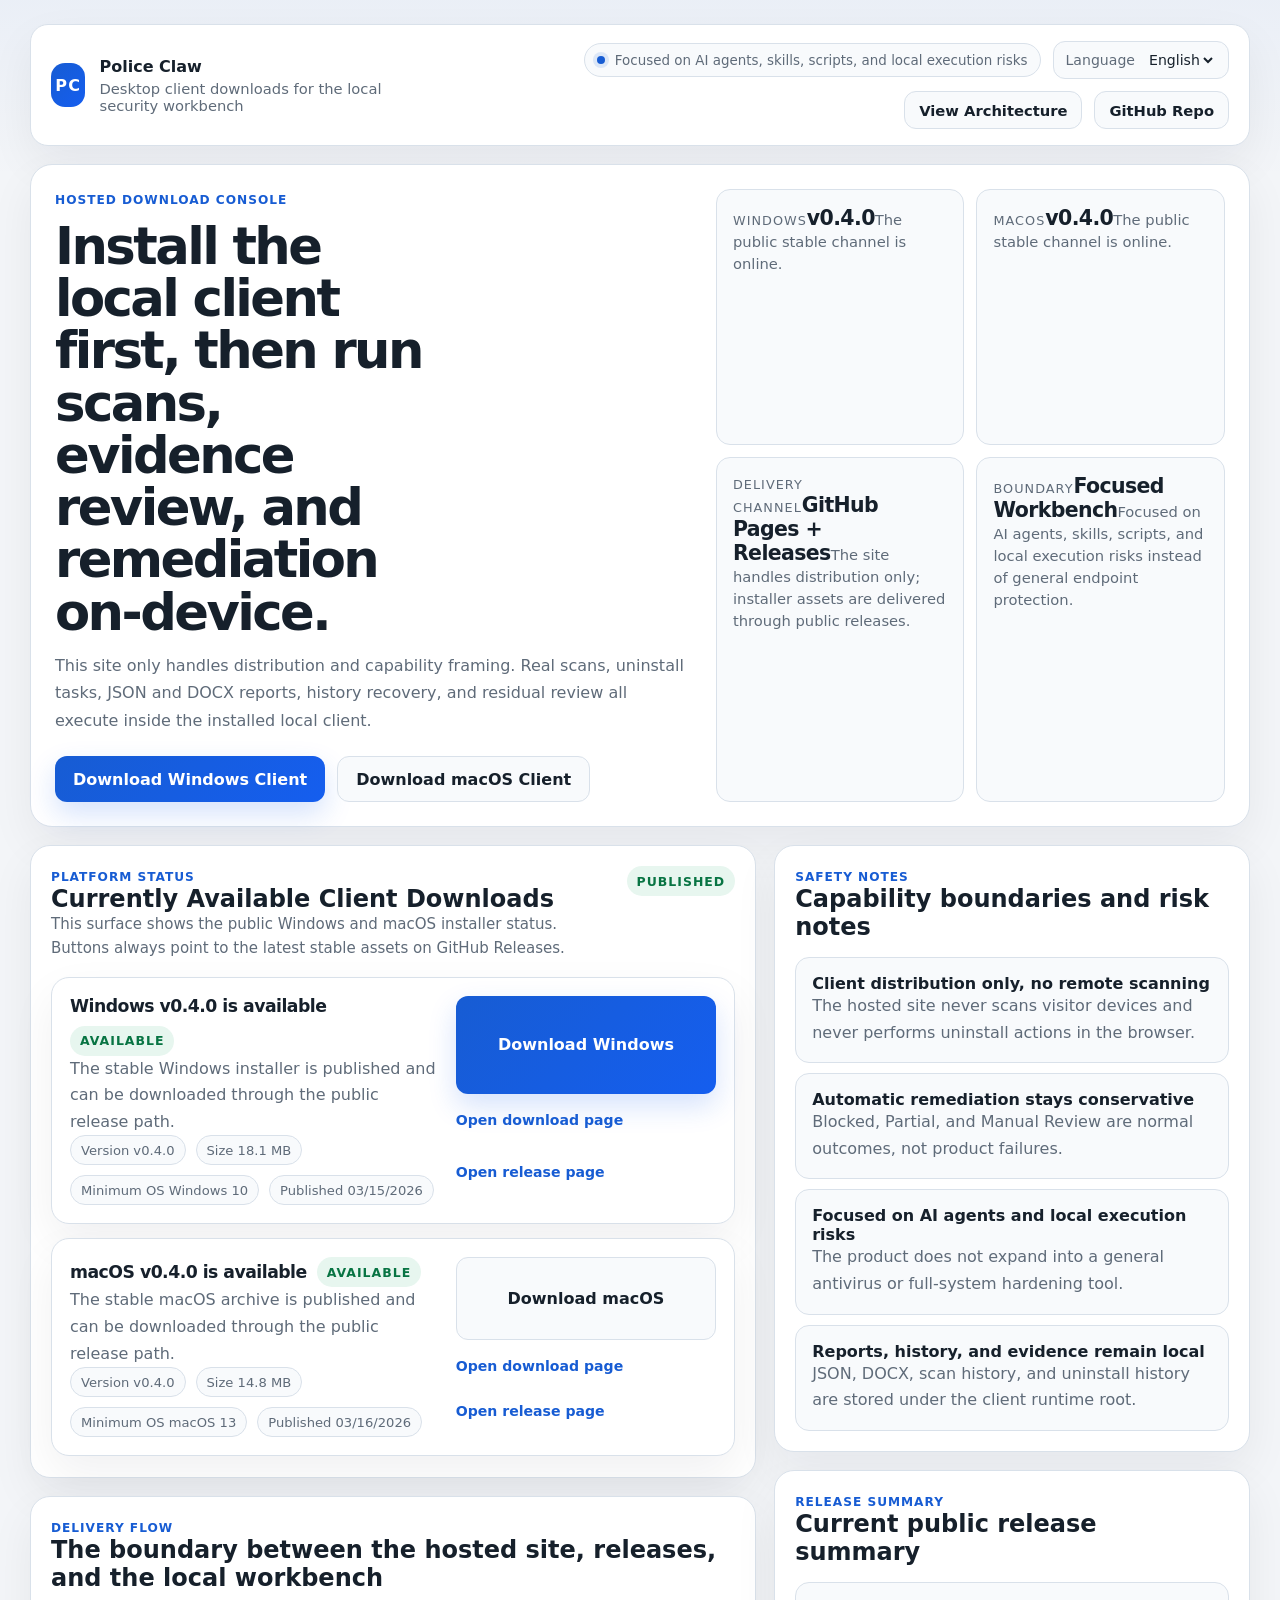
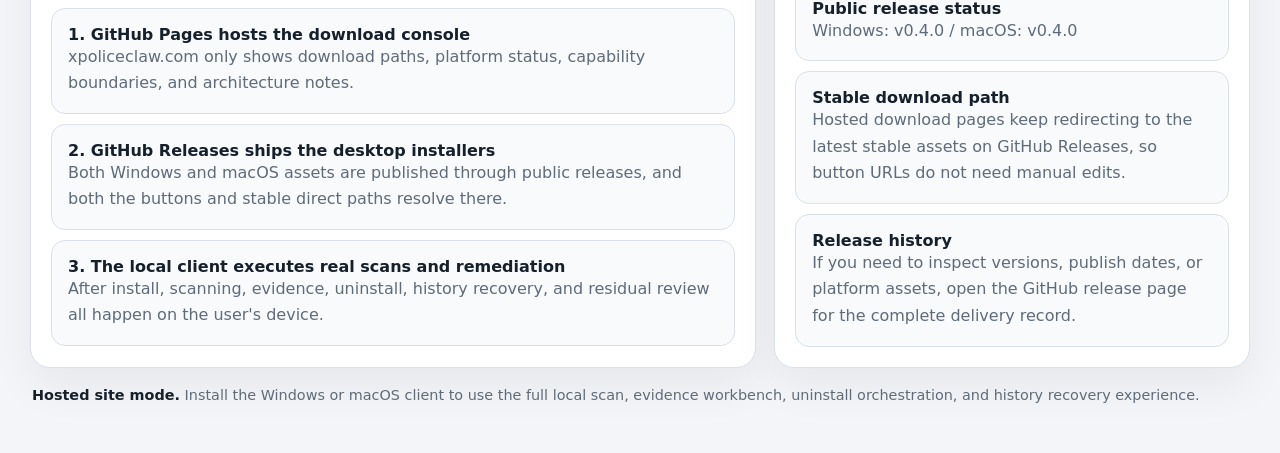
<file: docs/index.html>
<!DOCTYPE html>
<html lang="zh-CN">
<head>
  <meta charset="utf-8">
  <meta name="viewport" content="width=device-width, initial-scale=1">
  <title>Police Claw 下载控制台</title>
  <meta name="description" content="下载 Police Claw 的 Windows 与 macOS 客户端，并查看本地扫描与处置工作台的能力边界。">
  <link rel="icon" href="data:,">
  <style>
    :root{--bg:#f3f5f8;--surface:#fff;--surface-2:#f8fafc;--line:#d9e1ea;--text:#16202b;--muted:#5f6b79;--brand:#175cd3;--brand-soft:#eaf1ff;--ok:#087443;--ok-bg:#e7f6ef;--warn:#9a6700;--warn-bg:#fff4db;--shadow:0 18px 46px rgba(15,23,42,.06)}
    *{box-sizing:border-box}html,body{margin:0}body{font-family:Inter,"Segoe UI","PingFang SC","Microsoft YaHei",system-ui,sans-serif;color:var(--text);background:linear-gradient(180deg,rgba(23,92,211,.04),transparent 180px),var(--bg)}
    a{color:inherit}.shell{width:min(1220px,calc(100vw - 40px));margin:0 auto;padding:24px 0 36px}.topbar,.hero,.panel,.row{background:var(--surface);border:1px solid var(--line);box-shadow:var(--shadow)}.topbar{display:flex;justify-content:space-between;gap:16px;align-items:center;padding:16px 20px;border-radius:18px}.brand{display:flex;gap:14px;align-items:center}.mark{width:44px;height:44px;border-radius:14px;display:grid;place-items:center;background:linear-gradient(135deg,#175cd3,#155eef);color:#fff;font-weight:700;letter-spacing:.08em}.brand-copy{display:grid;gap:4px}.brand-title{font-weight:700}.brand-sub{font-size:.92rem;color:var(--muted)}.actions{display:flex;gap:12px;align-items:center;flex-wrap:wrap;justify-content:flex-end}.switch,.ghost{min-height:38px;border-radius:12px;border:1px solid var(--line);background:var(--surface-2)}.switch{display:inline-flex;align-items:center;gap:10px;padding:0 12px;color:var(--muted);font-size:.88rem}.switch select{border:0;background:transparent;font:inherit;color:var(--text);outline:none}.ghost{display:inline-flex;align-items:center;justify-content:center;padding:0 14px;text-decoration:none;font-size:.92rem;font-weight:600}.scope{display:inline-flex;align-items:center;gap:10px;min-height:34px;padding:0 12px;border-radius:999px;border:1px solid var(--line);background:var(--surface-2);color:var(--muted);font-size:.84rem}.dot{width:8px;height:8px;border-radius:999px;background:var(--brand);box-shadow:0 0 0 4px rgba(23,92,211,.12)}
    .hero{margin-top:18px;border-radius:22px;padding:24px;display:grid;grid-template-columns:1.2fr .95fr;gap:18px}.eyebrow{display:inline-flex;color:var(--brand);font-size:.76rem;font-weight:700;text-transform:uppercase;letter-spacing:.08em}h1,h2,p{margin:0}h1{margin-top:12px;font-size:clamp(2rem,4vw,3.4rem);line-height:1.02;letter-spacing:-.05em;max-width:11ch}.lead{margin-top:14px;color:var(--muted);line-height:1.72;max-width:62ch}.cta{margin-top:22px;display:flex;gap:12px;flex-wrap:wrap}.button{min-height:46px;padding:0 18px;border-radius:12px;display:inline-flex;align-items:center;justify-content:center;text-decoration:none;font-weight:700}.button-primary{color:#fff;background:linear-gradient(135deg,#175cd3,#155eef);box-shadow:0 12px 28px rgba(21,94,239,.18)}.button-secondary{color:var(--text);border:1px solid var(--line);background:var(--surface-2)}.button-disabled{opacity:.58;pointer-events:none;box-shadow:none}
    .summary{display:grid;grid-template-columns:repeat(2,minmax(0,1fr));gap:12px}.card,.step,.note{border-radius:14px;border:1px solid var(--line);background:var(--surface-2);padding:16px}.label{color:var(--muted);font-size:.8rem;text-transform:uppercase;letter-spacing:.08em}.value{font-size:1.28rem;font-weight:700;letter-spacing:-.03em}.note-copy{color:var(--muted);font-size:.92rem;line-height:1.5}.workspace{margin-top:18px;display:grid;grid-template-columns:minmax(0,1.45fr) minmax(300px,.95fr);gap:18px}.stack{display:grid;gap:18px}.panel{border-radius:20px;padding:20px}.panel-head{display:flex;justify-content:space-between;align-items:flex-start;gap:16px;margin-bottom:16px}.subcopy{color:var(--muted);font-size:.94rem;line-height:1.58}.pill{min-height:30px;padding:0 10px;border-radius:999px;display:inline-flex;align-items:center;font-size:.78rem;font-weight:700;text-transform:uppercase;letter-spacing:.08em}.pill-ok{color:var(--ok);background:var(--ok-bg)}.pill-warn{color:var(--warn);background:var(--warn-bg)}.table{display:grid;gap:14px}.row{border-radius:18px;padding:18px;display:grid;grid-template-columns:minmax(0,1.2fr) minmax(220px,.85fr);gap:18px}.row-title{display:flex;gap:10px;align-items:center;flex-wrap:wrap}.platform-title{font-size:1.08rem;font-weight:700;letter-spacing:-.03em}.platform-body,.step p,.note p,.footer{color:var(--muted);line-height:1.66}.chips,.links,.list{display:flex;gap:10px;flex-wrap:wrap}.chip{min-height:30px;padding:0 10px;border-radius:999px;border:1px solid var(--line);background:var(--surface-2);color:var(--muted);font-size:.82rem;display:inline-flex;align-items:center}.links{font-size:.88rem}.links a{text-decoration:none;color:var(--brand);font-weight:600}.list{display:grid;margin:0;padding:0;list-style:none}.footer{margin-top:16px;padding:0 2px 10px;font-size:.9rem}.footer strong{color:var(--text)}
    @media(max-width:980px){.hero,.workspace,.row{grid-template-columns:1fr}h1{max-width:none}}@media(max-width:720px){.shell{width:min(1220px,calc(100vw - 24px));padding-top:12px}.summary{grid-template-columns:1fr}.topbar,.hero,.panel{border-radius:16px}}
  </style>
</head>
<body>
  <main class="shell">
    <header class="topbar">
      <div class="brand">
        <div class="mark">PC</div>
        <div class="brand-copy">
          <div class="brand-title">Police Claw</div>
          <div class="brand-sub" data-text="brandSub">本地安全扫描与处置客户端下载</div>
        </div>
      </div>
      <div class="actions">
        <span class="scope"><span class="dot"></span><span data-text="scope">聚焦 AI agents、skills、scripts 与本地执行风险</span></span>
        <label class="switch"><span data-text="lang">语言</span><select id="languageSelect"><option value="zh">中文</option><option value="en">English</option></select></label>
        <a class="ghost" href="./architecture/" data-text="arch">查看架构</a>
        <a class="ghost" href="https://github.com/kzhangmyang-cmyk/Xpoliceclaw" target="_blank" rel="noreferrer" data-text="repo">GitHub 仓库</a>
      </div>
    </header>

    <section class="hero">
      <div>
        <span class="eyebrow" data-text="heroEyebrow">托管下载控制台</span>
        <h1 data-text="heroTitle">先安装本地客户端，再在设备上执行扫描、证据查看与处置。</h1>
        <p class="lead" data-text="heroBody">这个站点只负责下载分发与能力说明。真实扫描、卸载任务、JSON 与 DOCX 报告、历史恢复与残留复核，都只在安装后的本地客户端中执行。</p>
        <div class="cta">
          <a id="windowsDownloadLink" class="button button-primary" href="./download/windows/latest/" data-text="ctaWindows">下载 Windows 客户端</a>
          <a id="macosDownloadLink" class="button button-secondary" href="./download/macos/latest/" data-text="ctaMac">下载 macOS 客户端</a>
        </div>
      </div>
      <div class="summary">
        <article class="card"><span class="label">Windows</span><strong id="windowsSummaryValue" class="value">--</strong><span id="windowsSummaryNote" class="note-copy">--</span></article>
        <article class="card"><span class="label">macOS</span><strong id="macosSummaryValue" class="value">--</strong><span id="macosSummaryNote" class="note-copy">--</span></article>
        <article class="card"><span class="label" data-text="channelLabel">发布通道</span><strong class="value" data-text="channelValue">GitHub Pages + Releases</strong><span class="note-copy" data-text="channelNote">网站只负责分发，安装包通过公开 Release 交付。</span></article>
        <article class="card"><span class="label" data-text="boundaryLabel">能力边界</span><strong class="value" data-text="boundaryValue">Focused Workbench</strong><span class="note-copy" data-text="boundaryNote">聚焦 AI agents、skills、scripts 与本地执行风险，不扩展为通用安全卫士。</span></article>
      </div>
    </section>

    <section class="workspace">
      <div class="stack">
        <section class="panel">
          <div class="panel-head">
            <div>
              <span class="eyebrow" data-text="platformEyebrow">平台状态</span>
              <h2 data-text="platformTitle">当前可用客户端下载</h2>
              <p class="subcopy" data-text="platformBody">这里显示公开发布的 Windows 与 macOS 安装包状态。按钮始终指向 GitHub Releases 的最新稳定资产。</p>
            </div>
            <span id="releaseStatusPill" class="pill pill-warn">Checking</span>
          </div>
          <div class="table">
            <article class="row">
              <div>
                <div class="row-title"><span id="windowsCardTitle" class="platform-title">Windows</span><span id="windowsCardStatus" class="pill pill-warn">Pending</span></div>
                <p id="windowsCardBody" class="platform-body">正在检查 Windows 发布状态。</p>
                <div id="windowsCardFacts" class="chips"></div>
              </div>
              <div class="stack">
                <a id="windowsCardLink" class="button button-primary" href="./download/windows/latest/" data-text="downloadWindows">下载 Windows</a>
                <div class="links"><a href="./download/windows/latest/" data-text="openPath">打开下载页</a><a href="https://github.com/kzhangmyang-cmyk/Xpoliceclaw/releases/latest" target="_blank" rel="noreferrer" data-text="openRelease">打开 Release 页面</a></div>
              </div>
            </article>
            <article class="row">
              <div>
                <div class="row-title"><span id="macosCardTitle" class="platform-title">macOS</span><span id="macosCardStatus" class="pill pill-warn">Pending</span></div>
                <p id="macosCardBody" class="platform-body">正在检查 macOS 发布状态。</p>
                <div id="macosCardFacts" class="chips"></div>
              </div>
              <div class="stack">
                <a id="macosCardLink" class="button button-secondary" href="./download/macos/latest/" data-text="downloadMac">下载 macOS</a>
                <div class="links"><a href="./download/macos/latest/" data-text="openPath">打开下载页</a><a href="https://github.com/kzhangmyang-cmyk/Xpoliceclaw/releases/latest" target="_blank" rel="noreferrer" data-text="openRelease">打开 Release 页面</a></div>
              </div>
            </article>
          </div>
        </section>

        <section class="panel">
          <div class="panel-head"><div><span class="eyebrow" data-text="flowEyebrow">交付链路</span><h2 data-text="flowTitle">官网、发布与本地工作台的边界</h2></div></div>
          <ul class="list">
            <li class="step"><strong data-text="flow1Title">1. GitHub Pages 托管下载控制台</strong><p data-text="flow1Body">xpoliceclaw.com 只展示下载入口、平台状态、能力边界与架构说明。</p></li>
            <li class="step"><strong data-text="flow2Title">2. GitHub Releases 分发桌面安装包</strong><p data-text="flow2Body">Windows 与 macOS 安装包都由公开 Release 提供，页面按钮和稳定直链都指向这里。</p></li>
            <li class="step"><strong data-text="flow3Title">3. 本地客户端执行真实扫描与处置</strong><p data-text="flow3Body">安装后，扫描、证据、卸载、历史恢复与残留复核都在用户自己的设备上完成。</p></li>
          </ul>
        </section>
      </div>

      <aside class="stack">
        <section class="panel">
          <div class="panel-head"><div><span class="eyebrow">Safety Notes</span><h2 data-text="notesTitle">能力边界与风险声明</h2></div></div>
          <ul class="list">
            <li class="note"><strong data-text="note1Title">只分发客户端，不远程扫描</strong><p data-text="note1Body">官网不会扫描访问者设备，也不会在浏览器里执行卸载动作。</p></li>
            <li class="note"><strong data-text="note2Title">自动处置是保守型的</strong><p data-text="note2Body">Blocked、Partial、Manual Review 都是正常结果，不代表系统异常。</p></li>
            <li class="note"><strong data-text="note3Title">只聚焦 AI agents 与本地执行风险</strong><p data-text="note3Body">产品不扩展为通用杀毒或全盘系统防护工具。</p></li>
            <li class="note"><strong data-text="note4Title">报告、历史与证据保留在本地</strong><p data-text="note4Body">JSON、DOCX、scan history 与 uninstall history 都保存在客户端运行时目录。</p></li>
          </ul>
        </section>

        <section class="panel">
          <div class="panel-head"><div><span class="eyebrow">Release Summary</span><h2 data-text="releaseTitle">当前公开发布摘要</h2></div></div>
          <ul class="list">
            <li class="note"><strong id="releaseMetaTitle">--</strong><p id="releaseMetaBody">--</p></li>
            <li class="note"><strong data-text="stableTitle">稳定下载路径</strong><p data-text="stableBody">官网下载页会继续跳转到 GitHub Releases 的最新稳定资产，不需要手动修改按钮链接。</p></li>
            <li class="note"><strong data-text="historyTitle">发布记录</strong><p data-text="historyBody">如需核对版本、发布日期或平台资产，可以直接打开 GitHub Release 页面查看完整交付记录。</p></li>
          </ul>
        </section>
      </aside>
    </section>

    <footer class="footer"><strong data-text="footerStrong">Hosted site mode.</strong> <span data-text="footerBody">安装 Windows 或 macOS 客户端后，才能使用完整的本地扫描、Evidence 工作台、卸载编排与历史恢复能力。</span></footer>
  </main>

  <script>
    (() => {
      const KEY="policeClawLocale",URLS={windows:"./download/windows/latest/manifest.json",macos:"./download/macos/latest/manifest.json"};
      const TEXT={zh:{brandSub:"本地安全扫描与处置客户端下载",scope:"聚焦 AI agents、skills、scripts 与本地执行风险",lang:"语言",arch:"查看架构",repo:"GitHub 仓库",heroEyebrow:"托管下载控制台",heroTitle:"先安装本地客户端，再在设备上执行扫描、证据查看与处置。",heroBody:"这个站点只负责下载分发与能力说明。真实扫描、卸载任务、JSON 与 DOCX 报告、历史恢复与残留复核，都只在安装后的本地客户端中执行。",ctaWindows:"下载 Windows 客户端",ctaMac:"下载 macOS 客户端",channelLabel:"发布通道",channelValue:"GitHub Pages + Releases",channelNote:"网站只负责分发，安装包通过公开 Release 交付。",boundaryLabel:"能力边界",boundaryValue:"Focused Workbench",boundaryNote:"聚焦 AI agents、skills、scripts 与本地执行风险，不扩展为通用安全卫士。",platformEyebrow:"平台状态",platformTitle:"当前可用客户端下载",platformBody:"这里显示公开发布的 Windows 与 macOS 安装包状态。按钮始终指向 GitHub Releases 的最新稳定资产。",downloadWindows:"下载 Windows",downloadMac:"下载 macOS",openPath:"打开下载页",openRelease:"打开 Release 页面",flowEyebrow:"交付链路",flowTitle:"官网、发布与本地工作台的边界",flow1Title:"1. GitHub Pages 托管下载控制台",flow1Body:"xpoliceclaw.com 只展示下载入口、平台状态、能力边界与架构说明。",flow2Title:"2. GitHub Releases 分发桌面安装包",flow2Body:"Windows 与 macOS 安装包都由公开 Release 提供，页面按钮和稳定直链都指向这里。",flow3Title:"3. 本地客户端执行真实扫描与处置",flow3Body:"安装后，扫描、证据、卸载、历史恢复与残留复核都在用户自己的设备上完成。",notesTitle:"能力边界与风险声明",note1Title:"只分发客户端，不远程扫描",note1Body:"官网不会扫描访问者设备，也不会在浏览器里执行卸载动作。",note2Title:"自动处置是保守型的",note2Body:"Blocked、Partial、Manual Review 都是正常结果，不代表系统异常。",note3Title:"只聚焦 AI agents 与本地执行风险",note3Body:"产品不扩展为通用杀毒或全盘系统防护工具。",note4Title:"报告、历史与证据保留在本地",note4Body:"JSON、DOCX、scan history 与 uninstall history 都保存在客户端运行时目录。",releaseTitle:"当前公开发布摘要",stableTitle:"稳定下载路径",stableBody:"官网下载页会继续跳转到 GitHub Releases 的最新稳定资产，不需要手动修改按钮链接。",historyTitle:"发布记录",historyBody:"如需核对版本、发布日期或平台资产，可以直接打开 GitHub Release 页面查看完整交付记录。",footerStrong:"Hosted site mode.",footerBody:"安装 Windows 或 macOS 客户端后，才能使用完整的本地扫描、Evidence 工作台、卸载编排与历史恢复能力。",available:"已可用",pending:"待确认",current:"当前版本",awaiting:"正在读取清单并核对最新稳定版本。",ready:"公开稳定通道已接通。",published:"Published",checking:"Checking",partial:"Partial",wTitle:"Windows {v} 已可用",wTitlePending:"Windows 发布状态待确认",wBody:"稳定版 Windows 安装包已发布，可通过公开下载通道直接获取。",wBodyPending:"暂时无法确认 Windows 安装包的公开发布状态，请先打开下载页或 Release 页面核对。",mTitle:"macOS {v} 已可用",mTitlePending:"macOS 发布状态待确认",mBody:"稳定版 macOS 压缩包已发布，可通过公开下载通道直接获取。",mBodyPending:"暂时无法确认 macOS 安装包的公开发布状态，请先打开下载页或 Release 页面核对。",metaTitle:"公开发布状态",metaBody:"Windows：{w} / macOS：{m}",fv:"版本 {v}",fs:"大小 {v}",fo:"最低系统 {v}",fp:"发布于 {v}",fu:"清单不可用"},en:{brandSub:"Desktop client downloads for the local security workbench",scope:"Focused on AI agents, skills, scripts, and local execution risks",lang:"Language",arch:"View Architecture",repo:"GitHub Repo",heroEyebrow:"Hosted Download Console",heroTitle:"Install the local client first, then run scans, evidence review, and remediation on-device.",heroBody:"This site only handles distribution and capability framing. Real scans, uninstall tasks, JSON and DOCX reports, history recovery, and residual review all execute inside the installed local client.",ctaWindows:"Download Windows Client",ctaMac:"Download macOS Client",channelLabel:"Delivery Channel",channelValue:"GitHub Pages + Releases",channelNote:"The site handles distribution only; installer assets are delivered through public releases.",boundaryLabel:"Boundary",boundaryValue:"Focused Workbench",boundaryNote:"Focused on AI agents, skills, scripts, and local execution risks instead of general endpoint protection.",platformEyebrow:"Platform Status",platformTitle:"Currently Available Client Downloads",platformBody:"This surface shows the public Windows and macOS installer status. Buttons always point to the latest stable assets on GitHub Releases.",downloadWindows:"Download Windows",downloadMac:"Download macOS",openPath:"Open download page",openRelease:"Open release page",flowEyebrow:"Delivery Flow",flowTitle:"The boundary between the hosted site, releases, and the local workbench",flow1Title:"1. GitHub Pages hosts the download console",flow1Body:"xpoliceclaw.com only shows download paths, platform status, capability boundaries, and architecture notes.",flow2Title:"2. GitHub Releases ships the desktop installers",flow2Body:"Both Windows and macOS assets are published through public releases, and both the buttons and stable direct paths resolve there.",flow3Title:"3. The local client executes real scans and remediation",flow3Body:"After install, scanning, evidence, uninstall, history recovery, and residual review all happen on the user's device.",notesTitle:"Capability boundaries and risk notes",note1Title:"Client distribution only, no remote scanning",note1Body:"The hosted site never scans visitor devices and never performs uninstall actions in the browser.",note2Title:"Automatic remediation stays conservative",note2Body:"Blocked, Partial, and Manual Review are normal outcomes, not product failures.",note3Title:"Focused on AI agents and local execution risks",note3Body:"The product does not expand into a general antivirus or full-system hardening tool.",note4Title:"Reports, history, and evidence remain local",note4Body:"JSON, DOCX, scan history, and uninstall history are stored under the client runtime root.",releaseTitle:"Current public release summary",stableTitle:"Stable download path",stableBody:"Hosted download pages keep redirecting to the latest stable assets on GitHub Releases, so button URLs do not need manual edits.",historyTitle:"Release history",historyBody:"If you need to inspect versions, publish dates, or platform assets, open the GitHub release page for the complete delivery record.",footerStrong:"Hosted site mode.",footerBody:"Install the Windows or macOS client to use the full local scan, evidence workbench, uninstall orchestration, and history recovery experience.",available:"available",pending:"pending",current:"current",awaiting:"Reading manifests and verifying the latest stable assets.",ready:"The public stable channel is online.",published:"Published",checking:"Checking",partial:"Partial",wTitle:"Windows {v} is available",wTitlePending:"Windows release status pending",wBody:"The stable Windows installer is published and can be downloaded through the public release path.",wBodyPending:"The public Windows installer status could not be confirmed yet. Open the download page or release page to verify it.",mTitle:"macOS {v} is available",mTitlePending:"macOS release status pending",mBody:"The stable macOS archive is published and can be downloaded through the public release path.",mBodyPending:"The public macOS package status could not be confirmed yet. Open the download page or release page to verify it.",metaTitle:"Public release status",metaBody:"Windows: {w} / macOS: {m}",fv:"Version {v}",fs:"Size {v}",fo:"Minimum OS {v}",fp:"Published {v}",fu:"Manifest unavailable"}};
      const S={lang:(()=>{try{const v=localStorage.getItem(KEY);if(v==="zh"||v==="en")return v}catch(e){}return (navigator.language||"zh").toLowerCase().startsWith("en")?"en":"zh"})(),manifests:{windows:null,macos:null}},N={languageSelect:document.getElementById("languageSelect"),windowsDownloadLink:document.getElementById("windowsDownloadLink"),macosDownloadLink:document.getElementById("macosDownloadLink"),windowsSummaryValue:document.getElementById("windowsSummaryValue"),windowsSummaryNote:document.getElementById("windowsSummaryNote"),macosSummaryValue:document.getElementById("macosSummaryValue"),macosSummaryNote:document.getElementById("macosSummaryNote"),windowsCardTitle:document.getElementById("windowsCardTitle"),windowsCardStatus:document.getElementById("windowsCardStatus"),windowsCardBody:document.getElementById("windowsCardBody"),windowsCardFacts:document.getElementById("windowsCardFacts"),windowsCardLink:document.getElementById("windowsCardLink"),macosCardTitle:document.getElementById("macosCardTitle"),macosCardStatus:document.getElementById("macosCardStatus"),macosCardBody:document.getElementById("macosCardBody"),macosCardFacts:document.getElementById("macosCardFacts"),macosCardLink:document.getElementById("macosCardLink"),releaseStatusPill:document.getElementById("releaseStatusPill"),releaseMetaTitle:document.getElementById("releaseMetaTitle"),releaseMetaBody:document.getElementById("releaseMetaBody")};
      const t=k=>(TEXT[S.lang]&&TEXT[S.lang][k])||TEXT.zh[k]||k,fmt=(s,v)=>Object.entries(v).reduce((r,[k,val])=>r.replaceAll(`{${k}}`,val),s),fSize=v=>{const n=Number(v||0);if(!n)return"--";const u=["B","KB","MB","GB"];let s=n,i=0;while(s>=1024&&i<u.length-1){s/=1024;i++}const p=i===0?0:s>=100?0:s>=10?1:2;return`${s.toFixed(p)} ${u[i]}`},fDate=v=>{if(!v)return"--";const d=new Date(v);return Number.isNaN(d.getTime())?String(v):new Intl.DateTimeFormat(S.lang==="en"?"en-US":"zh-CN",{year:"numeric",month:"2-digit",day:"2-digit"}).format(d)};
      function applyText(){document.documentElement.lang=S.lang==="en"?"en-US":"zh-CN";document.title=S.lang==="en"?"Police Claw Download Console":"Police Claw 下载控制台";document.querySelector('meta[name="description"]').setAttribute("content",S.lang==="en"?"Download the Police Claw Windows and macOS clients and review the capability boundaries of the local scan and remediation workbench.":"下载 Police Claw 的 Windows 与 macOS 客户端，并查看本地扫描与处置工作台的能力边界。");N.languageSelect.value=S.lang;document.querySelectorAll("[data-text]").forEach(n=>n.textContent=t(n.dataset.text))}
      function setPill(node,ok){node.className="pill "+(ok?"pill-ok":"pill-warn");node.textContent=ok?t("available"):t("pending")}
      function setBtn(node,ok,label,fallback,href){node.textContent=label;node.href=ok?href:fallback;node.classList.toggle("button-disabled",!ok);node.setAttribute("aria-disabled",ok?"false":"true")}
      function setFacts(node,m,minimum){if(!m){node.innerHTML=`<span class="chip">${t("fu")}</span>`;return}node.innerHTML=[fmt(t("fv"),{v:m.release_tag||m.version||"--"}),fmt(t("fs"),{v:fSize(m.installer_size_bytes)}),fmt(t("fo"),{v:m.minimum_os||minimum}),fmt(t("fp"),{v:fDate(m.published_at)})].map(v=>`<span class="chip">${v}</span>`).join("")}
      function renderPlatform(kind,m){const ok=Boolean(m&&m.available&&m.download_url),refs=kind==="windows"?{title:N.windowsCardTitle,status:N.windowsCardStatus,body:N.windowsCardBody,facts:N.windowsCardFacts,action:N.windowsCardLink,main:N.windowsDownloadLink,fallback:"./download/windows/latest/",label:t("downloadWindows"),min:"Windows 10+"}:{title:N.macosCardTitle,status:N.macosCardStatus,body:N.macosCardBody,facts:N.macosCardFacts,action:N.macosCardLink,main:N.macosDownloadLink,fallback:"./download/macos/latest/",label:t("downloadMac"),min:"macOS 13+"};refs.title.textContent=ok?fmt(kind==="windows"?t("wTitle"):t("mTitle"),{v:m.release_tag||m.version||t("current")}):(kind==="windows"?t("wTitlePending"):t("mTitlePending"));refs.body.textContent=ok?(kind==="windows"?t("wBody"):t("mBody")):(kind==="windows"?t("wBodyPending"):t("mBodyPending"));setPill(refs.status,ok);setFacts(refs.facts,m,refs.min);setBtn(refs.action,ok,refs.label,refs.fallback,m&&m.download_url);setBtn(refs.main,ok,kind==="windows"?t("ctaWindows"):t("ctaMac"),refs.fallback,m&&m.download_url)}
      function renderSummary(){const w=S.manifests.windows,m=S.manifests.macos,wOk=Boolean(w&&w.available),mOk=Boolean(m&&m.available);N.windowsSummaryValue.textContent=wOk?(w.release_tag||w.version||t("available")):t("pending");N.windowsSummaryNote.textContent=wOk?t("ready"):t("awaiting");N.macosSummaryValue.textContent=mOk?(m.release_tag||m.version||t("available")):t("pending");N.macosSummaryNote.textContent=mOk?t("ready"):t("awaiting");N.releaseStatusPill.className="pill "+(wOk&&mOk?"pill-ok":"pill-warn");N.releaseStatusPill.textContent=wOk&&mOk?t("published"):(wOk||mOk?t("partial"):t("checking"));N.releaseMetaTitle.textContent=t("metaTitle");N.releaseMetaBody.textContent=fmt(t("metaBody"),{w:wOk?(w.release_tag||w.version||t("available")):t("pending"),m:mOk?(m.release_tag||m.version||t("available")):t("pending")})}
      async function load(u){const r=await fetch(u,{headers:{Accept:"application/json"}});if(!r.ok)throw new Error("manifest unavailable");return r.json()}
      async function refresh(){const [w,m]=await Promise.allSettled([load(URLS.windows),load(URLS.macos)]);S.manifests.windows=w.status==="fulfilled"?w.value:null;S.manifests.macos=m.status==="fulfilled"?m.value:null;renderPlatform("windows",S.manifests.windows);renderPlatform("macos",S.manifests.macos);renderSummary()}
      N.languageSelect.addEventListener("change",e=>{S.lang=e.target.value==="en"?"en":"zh";try{localStorage.setItem(KEY,S.lang)}catch(err){}applyText();renderPlatform("windows",S.manifests.windows);renderPlatform("macos",S.manifests.macos);renderSummary()});
      applyText();renderSummary();refresh().catch(()=>renderSummary());
    })();
  </script>
</body>
</html>
</file>
